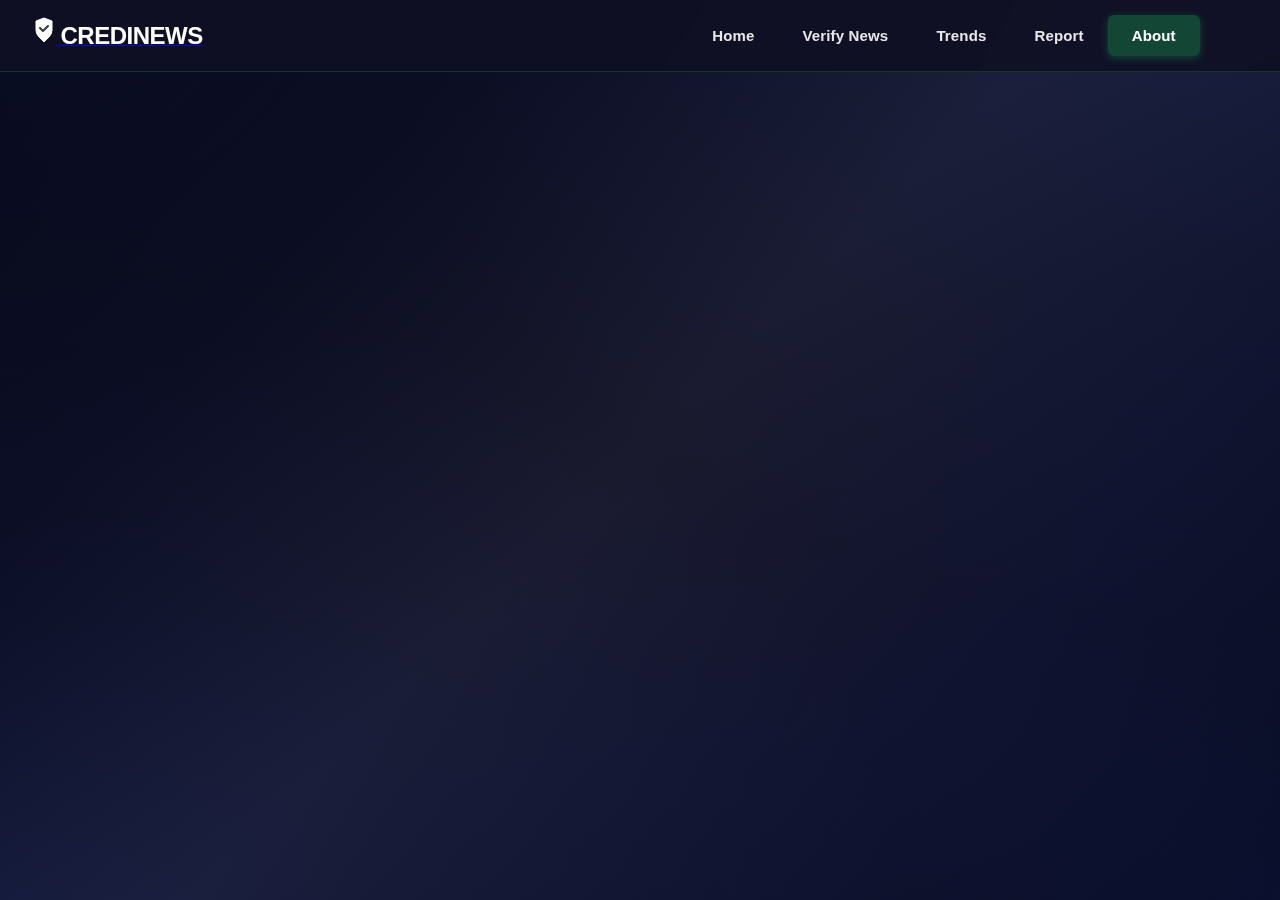
<file: about.html>
<!DOCTYPE html>
<html lang="en">
<head>
    <meta charset="UTF-8">
    <meta name="viewport" content="width=device-width, initial-scale=1.0">
    <title>About CrediNews</title>
    <link rel="stylesheet" href="styles.css">
    <link href="https://cdnjs.cloudflare.com/ajax/libs/font-awesome/6.0.0/css/all.min.css" rel="stylesheet">
</head>
<body>
    <!-- Navigation -->
    <nav class="navbar">
        <div class="nav-container">
            <div class="nav-brand">
                <a href="index.html" class="logo">
                    <svg width="24" height="28" viewBox="0 0 24 28" class="brand-logo">
                        <path d="M12 2 L20 5 L20 14 Q20 18 17 21 Q14 24 12 26 Q10 24 7 21 Q4 18 4 14 L4 5 Z"
                              fill="white" stroke="white" stroke-width="1"/>
                        <path d="M8 12 L11 15 L16 10" stroke="#2D3748" stroke-width="2" fill="none" stroke-linecap="round" stroke-linejoin="round"/>
                    </svg>
                    <span class="brand-text">CREDINEWS</span>
                </a>
            </div>
            <div class="nav-menu">
                <ul class="nav-links">
                    <li><a href="index.html" class="nav-link">Home</a></li>
                    <li><a href="verify-news.html" class="nav-link">Verify News</a></li>
                    <li><a href="trends.html" class="nav-link">Trends</a></li>
                    <li><a href="report.html" class="nav-link">Report</a></li>
                    <li><a href="about.html" class="nav-link active">About</a></li>
                </ul>
            </div>
        </div>
    </nav>

    <!-- Main Content -->
    <main class="main-content">
        <!-- About Header -->
        <section class="section" id="about">
            <div class="container">
                <div class="section-header">
                    <h2 class="section-title">About CrediNews</h2>
                    <div class="title-accent"></div>
                </div>
                <p class="lead-text">CrediNews is a trusted platform dedicated to fighting misinformation on social media. We help users analyze news links, headlines, and shared content to uncover truth and promote credible information.</p>
            </div>
        </section>

        <!-- Mission & Vision -->
        <section class="section">
            <div class="container">
                <div class="features-grid">
                    <div class="feature-card">
                        <div class="feature-icon"><i class="fas fa-shield-alt"></i></div>
                        <h3 class="feature-title">Our Mission</h3>
                        <p class="feature-description">Empower users to verify news quickly and confidently through transparent, AI-assisted analysis.</p>
                    </div>
                    <div class="feature-card">
                        <div class="feature-icon"><i class="fas fa-robot"></i></div>
                        <h3 class="feature-title">Smart Analysis</h3>
                        <p class="feature-description">We combine machine learning, credibility heuristics, and fact-check sources to evaluate content.</p>
                    </div>
                    <div class="feature-card">
                        <div class="feature-icon"><i class="fas fa-chart-line"></i></div>
                        <h3 class="feature-title">Credibility Score</h3>
                        <p class="feature-description">Receive a clear score and report with evidence, signals, and related fact-checks.</p>
                    </div>
                    <div class="feature-card">
                        <div class="feature-icon"><i class="fas fa-users"></i></div>
                        <h3 class="feature-title">Community Trust</h3>
                        <p class="feature-description">Promote a more informed digital community by sharing verified insights and reports.</p>
                    </div>
                </div>
            </div>
        </section>

        <!-- Introduction: What is CrediNews? -->
        <section class="section" id="what-is-credinews">
            <div class="container">
                <div class="section-header">
                    <i class="fas fa-bullseye section-icon"></i>
                    <h2 class="section-title">What is CrediNews?</h2>
                </div>
                <p class="lead-text">CrediNews is an information credibility platform that helps you quickly assess the trustworthiness of news shared online. It combines AI-assisted checks with transparent signals and sources.</p>
                <div class="features-grid">
                    <div class="feature-card">
                        <div class="feature-icon"><i class="fas fa-search"></i></div>
                        <h3 class="feature-title">Detect Signals</h3>
                        <p class="feature-description">Looks for language patterns, source quality, and cross-references.</p>
                    </div>
                    <div class="feature-card">
                        <div class="feature-icon"><i class="fas fa-link"></i></div>
                        <h3 class="feature-title">Verify Links & Posts</h3>
                        <p class="feature-description">Analyze URLs, headlines, and social posts in seconds.</p>
                    </div>
                    <div class="feature-card">
                        <div class="feature-icon"><i class="fas fa-scroll"></i></div>
                        <h3 class="feature-title">Explain Results</h3>
                        <p class="feature-description">Provides a credibility score with supporting evidence and sources.</p>
                    </div>
                </div>
            </div>
        </section>

        <!-- Contact -->
        <section class="section">
            <div class="container">
                <div class="section-header">
                    <h2 class="section-title">Contact & Support</h2>
                    <div class="title-accent"></div>
                </div>
                <div class="features-grid">
                    <div class="feature-card">
                        <div class="feature-icon"><i class="fas fa-envelope"></i></div>
                        <h3 class="feature-title">Email</h3>
                        <p class="feature-description">Reach us at <a href="mailto:support@credinews.app">support@credinews.app</a> for help or feedback.</p>
                    </div>
                    <div class="feature-card">
                        <div class="feature-icon"><i class="fas fa-question-circle"></i></div>
                        <h3 class="feature-title">FAQ</h3>
                        <p class="feature-description">Visit the FAQ for common questions about verification and results.</p>
                    </div>
                    <div class="feature-card">
                        <div class="feature-icon"><i class="fas fa-file-alt"></i></div>
                        <h3 class="feature-title">Reports</h3>
                        <p class="feature-description">Browse recent verification reports and analyses on the Reports page.</p>
                    </div>
                </div>
            </div>
        </section>
    </main>
</body>
</html>
</file>
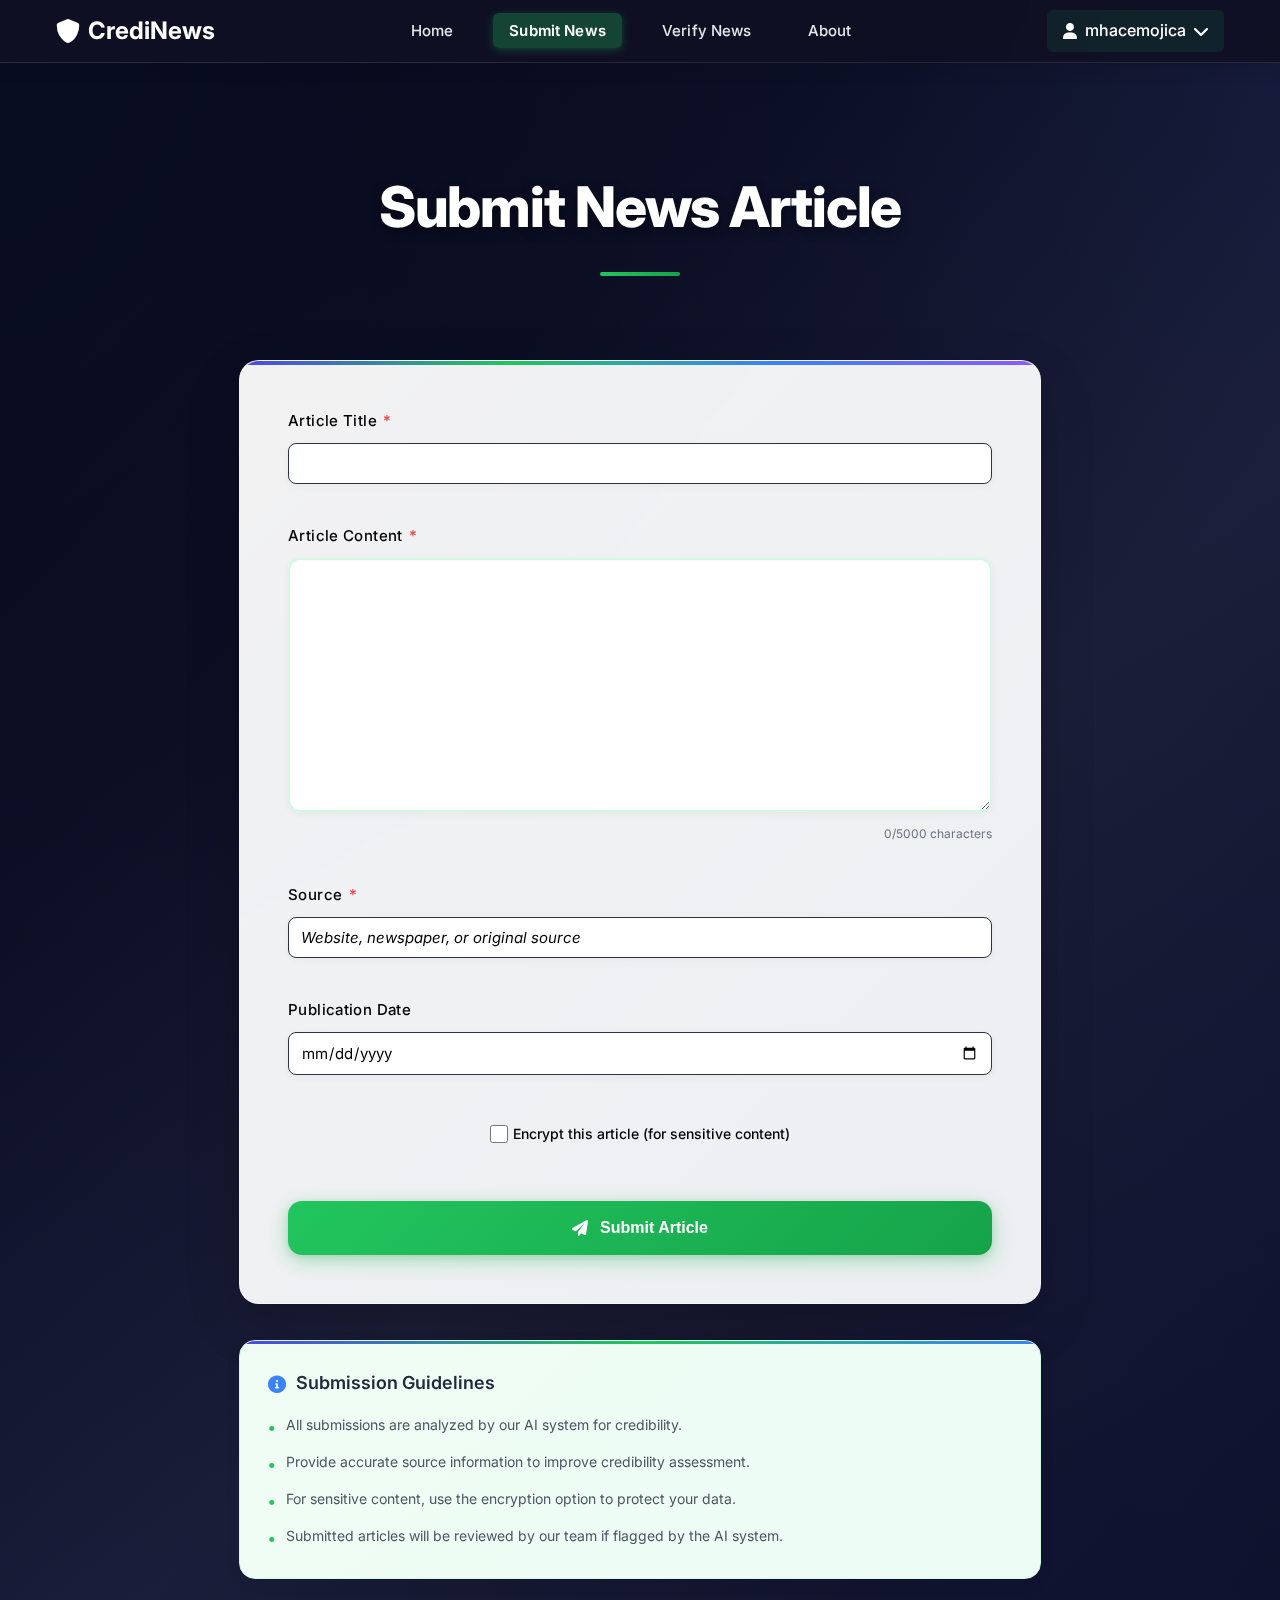
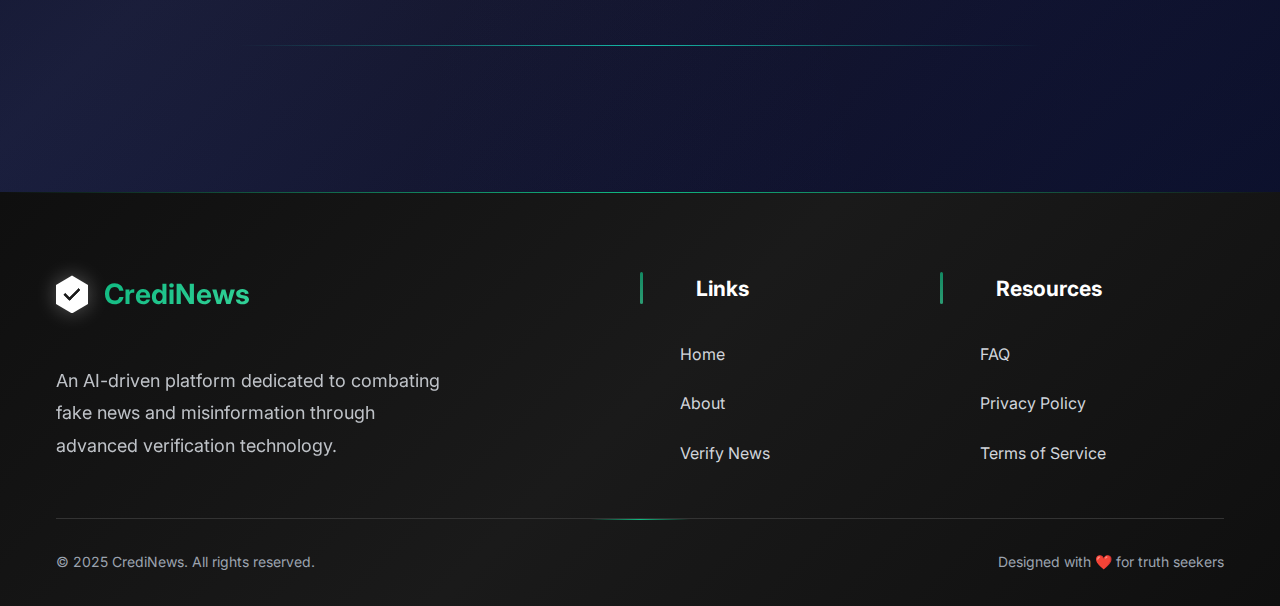
<file: submit-news.html>
<!DOCTYPE html>
<html lang="en">
<head>
    <meta charset="UTF-8">
    <meta name="viewport" content="width=device-width, initial-scale=1.0">
    <title>Submit News - CrediNews</title>
    <link rel="stylesheet" href="styles.css">
    <link href="https://fonts.googleapis.com/css2?family=Inter:wght@300;400;500;600;700&display=swap" rel="stylesheet">
    <link rel="stylesheet" href="https://cdnjs.cloudflare.com/ajax/libs/font-awesome/6.0.0/css/all.min.css">
</head>
<body class="submit-news-page">
    <!-- Navigation -->
    <nav class="navbar">
        <div class="container">
            <a href="index.html" class="logo">
                <i class="fas fa-shield-alt"></i>
                CrediNews
            </a>
            <ul class="nav-links">
                <li><a href="index.html" class="nav-link">Home</a></li>
                <li><a href="submit-news.html" class="nav-link active">Submit News</a></li>
                <li><a href="#" class="nav-link">Verify News</a></li>
                <li><a href="#" class="nav-link">About</a></li>
            </ul>
            <div class="user-menu">
                <i class="fas fa-user"></i>
                mhacemojica
                <i class="fas fa-chevron-down"></i>
            </div>
        </div>
    </nav>

    <!-- Main Content -->
    <main class="main-content">
        <div class="container">
            <div class="page-title-section">
                <h1 class="page-title">Submit News Article</h1>
                <div class="title-underline"></div>
            </div>

            <div class="submit-news-container">
                <div class="submit-news-card">
                    <form class="submit-form" id="submitForm">
                        <div class="form-group">
                            <label for="articleTitle" class="form-label" style="color: #000000 !important;">Article Title <span class="required">*</span></label>
                            <input type="text" id="articleTitle" name="articleTitle" class="form-input" required>
                        </div>

                        <div class="form-group">
                            <label for="articleContent" class="form-label" style="color: #000000 !important;">Article Content <span class="required">*</span></label>
                            <textarea id="articleContent" name="articleContent" class="form-textarea" rows="8" required></textarea>
                            <div class="character-count" id="characterCount">0/5000 characters</div>
                        </div>

                        <div class="form-group">
                            <label for="source" class="form-label" style="color: #000000 !important;">Source <span class="required">*</span></label>
                            <input type="text" id="source" name="source" class="form-input" placeholder="Website, newspaper, or original source" style="color: #000000 !important; --placeholder-color: #6b7280;" required>
                        </div>

                        <div class="form-group">
                            <label for="publicationDate" class="form-label" style="color: #000000 !important;">Publication Date</label>
                            <input type="date" id="publicationDate" name="publicationDate" class="form-input">
                        </div>

                        <div class="form-group checkbox-group">
                            <label class="checkbox-label">
                                <input type="checkbox" id="encrypt" name="encrypt" class="form-checkbox">
                                <span class="checkmark"></span>
                                Encrypt this article (for sensitive content)
                            </label>
                        </div>

                        <button type="submit" class="submit-btn">
                            <i class="fas fa-paper-plane"></i>
                            Submit Article
                        </button>
                    </form>
                </div>

                <div class="guidelines-card">
                    <div class="guidelines-header">
                        <i class="fas fa-info-circle"></i>
                        <h3>Submission Guidelines</h3>
                    </div>
                    <ul class="guidelines-list">
                        <li>All submissions are analyzed by our AI system for credibility.</li>
                        <li>Provide accurate source information to improve credibility assessment.</li>
                        <li>For sensitive content, use the encryption option to protect your data.</li>
                        <li>Submitted articles will be reviewed by our team if flagged by the AI system.</li>
                    </ul>
                </div>

                <!-- Divider -->
                <div class="section-divider"></div>
            </div>
        </div>
    </main>

    <!-- Footer -->
    <footer class="footer">
        <div class="container">
            <div class="footer-content">
                <div class="footer-left">
                    <div class="footer-logo">
                        <span class="logo-icon"></span>
                        <span class="logo-text">CrediNews</span>
                    </div>
                    <p class="footer-description">An AI-driven platform dedicated to combating fake news and misinformation through advanced verification technology.</p>
                </div>
                <div class="footer-right">
                    <div class="footer-column">
                        <h4>Links</h4>
                        <ul>
                            <li><a href="index.html">Home</a></li>
                            <li><a href="#">About</a></li>
                            <li><a href="#">Verify News</a></li>
                        </ul>
                    </div>
                    <div class="footer-column">
                        <h4>Resources</h4>
                        <ul>
                            <li><a href="#">FAQ</a></li>
                            <li><a href="#">Privacy Policy</a></li>
                            <li><a href="#">Terms of Service</a></li>
                        </ul>
                    </div>
                </div>
            </div>
            <div class="footer-bottom">
                <p>&copy; 2025 CrediNews. All rights reserved.</p>
                <p>Designed with ❤️ for truth seekers</p>
            </div>
        </div>
    </footer>

    <script src="submit-news.js"></script>
</body>
</html>
</file>
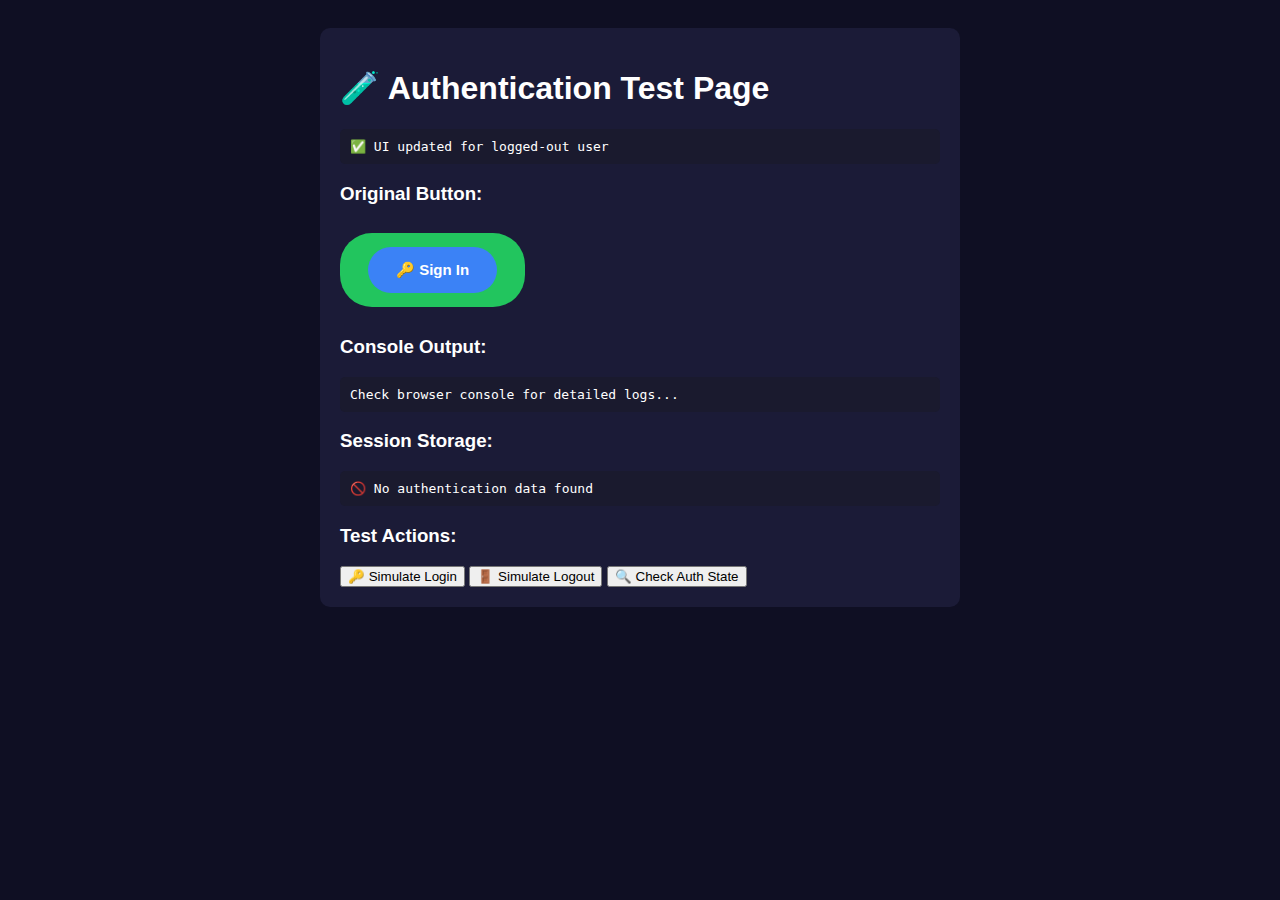
<file: test-auth.html>
<!DOCTYPE html>
<html lang="en">
<head>
    <meta charset="UTF-8">
    <meta name="viewport" content="width=device-width, initial-scale=1.0">
    <title>Auth Test - CrediNews</title>
    <style>
        body {
            font-family: Arial, sans-serif;
            padding: 20px;
            background: #0F0F23;
            color: white;
        }
        .test-container {
            max-width: 600px;
            margin: 0 auto;
            background: rgba(30, 30, 60, 0.8);
            padding: 20px;
            border-radius: 10px;
        }
        .verify-btn {
            background: #22C55E;
            color: white;
            border: none;
            padding: 14px 28px;
            border-radius: 32px;
            font-size: 15px;
            font-weight: 600;
            cursor: pointer;
            margin: 10px 0;
        }
        .login-link {
            background: #3B82F6;
            color: white;
            border: none;
            padding: 14px 28px;
            border-radius: 32px;
            font-size: 15px;
            font-weight: 600;
            cursor: pointer;
            text-decoration: none;
            display: inline-flex;
            align-items: center;
            gap: 8px;
        }
        .status {
            background: #1a1a2e;
            padding: 10px;
            border-radius: 5px;
            margin: 10px 0;
            font-family: monospace;
        }
    </style>
</head>
<body>
    <div class="test-container">
        <h1>🧪 Authentication Test Page</h1>
        
        <div class="status" id="status">
            Loading...
        </div>
        
        <h3>Original Button:</h3>
        <button class="verify-btn">
            Verify
        </button>
        
        <h3>Console Output:</h3>
        <div class="status" id="console-output">
            Check browser console for detailed logs...
        </div>
        
        <h3>Session Storage:</h3>
        <div class="status" id="session-data">
            Checking session storage...
        </div>
        
        <h3>Test Actions:</h3>
        <button onclick="testLogin()">🔑 Simulate Login</button>
        <button onclick="testLogout()">🚪 Simulate Logout</button>
        <button onclick="checkAuth()">🔍 Check Auth State</button>
    </div>

    <script>
        console.log('🧪 Test page loaded');
        
        // Test functions
        function testLogin() {
            const testUser = {
                email: 'test@example.com',
                displayName: 'Test User',
                uid: 'test123'
            };
            sessionStorage.setItem('authData', JSON.stringify(testUser));
            updateStatus('✅ Test login data stored');
            checkAuth();
        }
        
        function testLogout() {
            sessionStorage.removeItem('authData');
            updateStatus('🚪 Session data cleared');
            checkAuth();
        }
        
        function checkAuth() {
            const authData = sessionStorage.getItem('authData');
            const sessionDiv = document.getElementById('session-data');
            
            if (authData) {
                try {
                    const userData = JSON.parse(authData);
                    sessionDiv.innerHTML = `
                        <strong>✅ User Logged In:</strong><br>
                        Email: ${userData.email}<br>
                        Name: ${userData.displayName}<br>
                        UID: ${userData.uid}
                    `;
                    updateUIForLoggedInUser(userData);
                } catch (error) {
                    sessionDiv.innerHTML = `❌ Error parsing auth data: ${error.message}`;
                    updateUIForLoggedOutUser();
                }
            } else {
                sessionDiv.innerHTML = '🚫 No authentication data found';
                updateUIForLoggedOutUser();
            }
        }
        
        function updateStatus(message) {
            document.getElementById('status').innerHTML = message;
            console.log(message);
        }
        
        // Copy the auth functions from script.js
        function updateUIForLoggedInUser(userData) {
            console.log('👤 Updating UI for logged-in user:', userData);
            const verifyBtn = document.querySelector('.verify-btn');
            if (verifyBtn) {
                verifyBtn.innerHTML = `
                    <span style="color: white;">👤 ${userData.displayName || userData.email}</span>
                `;
                updateStatus('✅ UI updated for logged-in user');
            }
        }
        
        function updateUIForLoggedOutUser() {
            console.log('🚫 Updating UI for logged-out user');
            const verifyBtn = document.querySelector('.verify-btn');
            if (verifyBtn) {
                verifyBtn.innerHTML = `
                    <a href="login.html" class="login-link" style="color: white; text-decoration: none;">
                        🔑 Sign In
                    </a>
                `;
                updateStatus('✅ UI updated for logged-out user');
            }
        }
        
        // Initialize on page load
        document.addEventListener('DOMContentLoaded', function() {
            updateStatus('📄 DOM loaded, checking authentication...');
            checkAuth();
        });
    </script>
</body>
</html>
</file>
<file: styles.css>
/* CSS Variables for Dark NFT Theme */
:root {
  /* Dark NFT Theme Colors */
  --primary-color: #22C55E;
    --secondary-color: #16A34A;
  --background-color: #0F0F23;
  --surface-color: rgba(30, 30, 60, 0.8);
  --card-background: rgba(30, 30, 60, 0.6);
  --text-primary: #FFFFFF;
  --text-secondary: #B8B8D1;
  --text-muted: #8B8BA7;
  --border-color: rgba(34, 197, 94, 0.2);
  --shadow: 0 4px 6px -1px rgba(0, 0, 0, 0.3), 0 2px 4px -1px rgba(0, 0, 0, 0.2);
  --shadow-lg: 0 20px 25px -5px rgba(0, 0, 0, 0.4), 0 10px 10px -5px rgba(0, 0, 0, 0.2);
  
  /* Alert Colors */
  --alert-danger: #EF4444;
  --alert-warning: #F59E0B;
  --alert-success: #10B981;
  --alert-info: #3B82F6;
}



[data-theme="dark"] {
  /* Dark Theme Colors */
  --primary-color: #3B82F6;
  --secondary-color: #22C55E;
  --background-color: transparent;
  --surface-color: rgba(31, 41, 55, 0.8);
  --text-primary: #F9FAFB;
  --text-secondary: #D1D5DB;
  --text-muted: #9CA3AF;
  --border-color: rgba(55, 65, 81, 0.6);
  --shadow: 0 1px 3px 0 rgba(0, 0, 0, 0.3), 0 1px 2px 0 rgba(0, 0, 0, 0.2);
  --shadow-lg: 0 10px 15px -3px rgba(0, 0, 0, 0.3), 0 4px 6px -2px rgba(0, 0, 0, 0.2);
  
  /* Alert Colors for Dark Theme */
  --alert-danger: #EF4444;
  --alert-warning: #F59E0B;
  --alert-success: #10B981;
  --alert-info: #3B82F6;
}



/* Base Styles */
* {
  margin: 0;
  padding: 0;
  box-sizing: border-box;
  max-width: 100%;
}

html {
  overflow-x: hidden;
  background: #050510;
  width: 100%;
}

body {
  font-family: 'Inter', -apple-system, BlinkMacSystemFont, 'Segoe UI', Roboto, sans-serif;
  background: 
    radial-gradient(ellipse at top left, rgba(30, 58, 138, 0.15) 0%, transparent 50%),
    radial-gradient(ellipse at top right, rgba(37, 99, 235, 0.1) 0%, transparent 50%),
    radial-gradient(ellipse at bottom left, rgba(29, 78, 216, 0.12) 0%, transparent 50%),
    radial-gradient(ellipse at bottom right, rgba(30, 64, 175, 0.18) 0%, transparent 50%),
    linear-gradient(135deg, #050510 0%, #0a0a1a 25%, #1a1a2e 50%, #0f0f23 75%, #050510 100%);
  background-attachment: fixed;
  background-repeat: no-repeat;
  background-size: cover;
  color: var(--text-primary);
  line-height: 1.6;
  transition: background-color 0.3s ease, color 0.3s ease;
  min-height: 100vh;
  display: flex;
  flex-direction: column;
  overflow-x: hidden;
}



.container {
  max-width: 1200px;
  margin: 0 auto;
  padding: 0 16px;
}

/* Navigation */
.navbar {
  background: rgba(15, 15, 35, 0.9);
  backdrop-filter: blur(20px);
  border-bottom: 1px solid var(--border-color);
  position: sticky;
  top: 0;
  z-index: 1000;
  transition: all 0.3s ease;
  width: 100%;
  overflow-x: hidden;
}

.nav-container {
  max-width: 1400px;
  margin: 0 auto;
  padding: 16px 32px;
  display: flex;
  align-items: center;
  justify-content: space-between;
  width: 100%;
  box-sizing: border-box;
  overflow: visible;
}

.nav-brand {
  flex: 1;
  display: flex;
  align-items: center;
  gap: 8px;
}

.brand-logo {
  flex-shrink: 0;
}

.brand-text {
  font-size: 24px;
  font-weight: 800;
  color: var(--text-primary);
  text-decoration: none;
  letter-spacing: -0.02em;
}

.nav-menu {
  flex: 1;
  display: flex;
  justify-content: center;
}

.nav-links {
  display: flex;
  list-style: none;
  margin: 0;
  padding: 0;
  gap: 0;
  align-items: center;
}

.nav-link {
  color: rgba(255, 255, 255, 0.9);
  text-decoration: none;
  font-weight: 600;
  font-size: 15px;
  padding: 12px 24px;
  border-radius: 6px;
  transition: all 0.3s cubic-bezier(0.4, 0, 0.2, 1);
  position: relative;
  letter-spacing: 0.01em;
  white-space: nowrap;
  flex: 1;
  text-align: center;
}

.nav-link:hover {
  color: white;
  background: rgba(34, 197, 94, 0.2);
  transform: scale(1.02);
}

.nav-link.active {
  color: white;
  background: rgba(34, 197, 94, 0.3);
  font-weight: 700;
  box-shadow: 0 2px 8px rgba(34, 197, 94, 0.3);
}

.nav-center {
  flex: 2;
  display: flex;
  justify-content: center;
}

.search-container {
  position: relative;
  width: 100%;
  max-width: 280px;
}

.search-input {
  width: 100%;
  padding: 10px 12px 10px 36px;
  background: rgba(30, 30, 60, 0.6);
  border: 1px solid var(--border-color);
  border-radius: 24px;
  color: var(--text-primary);
  font-size: 14px;
  backdrop-filter: blur(10px);
  transition: all 0.3s ease;
}

.search-input::placeholder {
  color: var(--text-muted);
  opacity: 0.8;
}

.search-input:focus {
  outline: none;
  border-color: var(--primary-color);
  background: rgba(30, 30, 60, 0.8);
  box-shadow: 0 0 0 3px rgba(139, 92, 246, 0.1);
}

.search-icon {
  position: absolute;
  left: 12px;
  top: 50%;
  transform: translateY(-50%);
  color: var(--text-muted);
  font-size: 13px;
}

.nav-controls {
  flex: 1;
  display: flex;
  align-items: center;
  justify-content: flex-end;
  gap: 16px;
  padding-right: 8px;
}

.auth-buttons {
  display: flex;
  align-items: center;
  gap: 8px;
}

.nav-controls .auth-buttons .login-btn, 
.nav-controls .auth-buttons .signup-btn {
  display: flex !important;
  place-items: center !important;
  gap: 6px !important;
  padding: 10px 16px !important;
  text-decoration: none !important;
  border-radius: 6px !important;
  font-weight: 500 !important;
  transition: all 0.3s ease !important;
  font-size: 14px !important;
  border: 1px solid !important;
  background: none !important;
  box-shadow: none !important;
  backdrop-filter: none !important;
  overflow: visible !important;
  position: static !important;
  height: auto !important;
  line-height: 1 !important;
}

.nav-controls .auth-buttons .login-btn {
  color: var(--primary-color) !important;
  border-color: var(--primary-color) !important;
  background: transparent !important;
}

.nav-controls .auth-buttons .login-btn:hover {
  background: var(--primary-color) !important;
  color: white !important;
  transform: translateY(-1px) !important;
}

.nav-controls .auth-buttons .signup-btn {
  background: var(--primary-color) !important;
  color: white !important;
  border-color: var(--primary-color) !important;
}

.nav-controls .auth-buttons .signup-btn:hover {
  background: var(--primary-dark) !important;
  border-color: var(--primary-dark) !important;
  transform: translateY(-1px) !important;
}

/* Override for navbar auth buttons - ultra specific selector */
nav.navbar .nav-controls .auth-buttons .login-btn,
nav.navbar .nav-controls .auth-buttons .signup-btn {
  all: unset !important;
  display: flex !important;
  align-items: center !important;
  gap: 6px !important;
  padding: 10px 16px !important;
  font-size: 14px !important;
  font-weight: 500 !important;
  border-radius: 6px !important;
  border: 1px solid !important;
  text-decoration: none !important;
  cursor: pointer !important;
  transition: all 0.3s ease !important;
  box-sizing: border-box !important;
  position: static !important;
  overflow: visible !important;
  transform: none !important;
  box-shadow: none !important;
  backdrop-filter: none !important;
}

nav.navbar .nav-controls .auth-buttons .login-btn::before,
nav.navbar .nav-controls .auth-buttons .signup-btn::before,
nav.navbar .nav-controls .auth-buttons .login-btn::after,
nav.navbar .nav-controls .auth-buttons .signup-btn::after {
  display: none !important;
  content: none !important;
  background: none !important;
}

nav.navbar .nav-controls .auth-buttons .login-btn,
nav.navbar .nav-controls .auth-buttons .signup-btn {
  
  background: none !important;
  background-image: none !important;
  background-gradient: none !important;
  box-shadow: none !important;
  border-radius: 4px !important;
  border: 1px solid #119982 !important;
  transform: none !important;
  transition: none !important;
  backdrop-filter: none !important;
  
  
  padding: 8px 16px !important;
  font-size: 14px !important;
  color: #119982 !important;
  text-decoration: none !important;
  display: inline-flex !important;
  align-items: center !important;
  gap: 6px !important;
}

nav.navbar .nav-controls .auth-buttons .login-btn:hover,
nav.navbar .nav-controls .auth-buttons .signup-btn:hover {
  background: #119982 !important;
  color: white !important;
  transform: none !important;
  box-shadow: none !important;
  backdrop-filter: none !important;
}

nav.navbar .nav-controls .auth-buttons .login-btn {
  color: var(--primary-color) !important;
  border-color: var(--primary-color) !important;
  background: transparent !important;
}

nav.navbar .nav-controls .auth-buttons .signup-btn {
  background: var(--primary-color) !important;
  color: white !important;
  border-color: var(--primary-color) !important;
}

/* These hover styles are overridden by the comprehensive rules above */

/* Login Button */
.login-btn {
  background: linear-gradient(135deg, #667eea 0%, #764ba2 100%);
  color: white;
  text-decoration: none;
  padding: 14px 28px;
  border-radius: 50px;
  font-size: 15px;
  font-weight: 600;
  cursor: pointer;
  transition: all 0.4s cubic-bezier(0.175, 0.885, 0.32, 1.275);
  box-shadow: 0 8px 30px rgba(102, 126, 234, 0.3);
  display: flex;
  align-items: center;
  gap: 10px;
  position: relative;
  overflow: hidden;
  border: 2px solid transparent;
  backdrop-filter: blur(10px);
}

/* Completely disable all pseudo-elements for login button */
.login-btn::before,
.login-btn::after {
  display: none !important;
  content: none !important;
  background: none !important;
}

.login-btn:hover {
  transform: translateY(-3px) scale(1.05);
  box-shadow: 0 15px 40px rgba(102, 126, 234, 0.5);
  text-decoration: none;
  color: white;
  border-color: rgba(255, 255, 255, 0.3);
}

.login-btn:active {
  transform: translateY(-1px) scale(1.02);
}

.login-btn i {
  font-size: 16px;
  transition: transform 0.3s ease;
}

.login-btn:hover i {
  transform: rotate(5deg) scale(1.1);
}

/* Sign Up Button */
.signup-btn {
  background: linear-gradient(135deg, #11998e 0%, #38ef7d 100%);
  color: white;
  text-decoration: none;
  padding: 14px 28px;
  border-radius: 50px;
  font-size: 15px;
  font-weight: 600;
  cursor: pointer;
  transition: all 0.4s cubic-bezier(0.175, 0.885, 0.32, 1.275);
  box-shadow: 0 8px 30px rgba(17, 153, 142, 0.3);
  display: flex;
  align-items: center;
  gap: 10px;
  position: relative;
  overflow: hidden;
  border: 2px solid transparent;
  backdrop-filter: blur(10px);
}

.signup-btn::before,
.signup-btn::after {
  display: none !important;
  content: none !important;
  background: none !important;
}

.login-btn,
.signup-btn {
  position: relative !important;
  overflow: hidden !important;
  isolation: isolate !important;
}

.login-btn *,
.signup-btn *,
.login-btn::before,
.login-btn::after,
.signup-btn::before,
.signup-btn::after {
  display: none !important;
  content: none !important;
  background: none !important;
  box-shadow: none !important;
  opacity: 0 !important;
  visibility: hidden !important;
}

.login-btn:hover::before,
.login-btn:hover::after,
.signup-btn:hover::before,
.signup-btn:hover::after,
.login-btn:focus::before,
.login-btn:focus::after,
.signup-btn:focus::before,
.signup-btn:focus::after,
.login-btn:active::before,
.login-btn:active::after,
.signup-btn:active::before,
.signup-btn:active::after {
  display: none !important;
  content: none !important;
  background: none !important;
  opacity: 0 !important;
  visibility: hidden !important;
}

.signup-btn:hover {
  transform: translateY(-3px) scale(1.05);
  box-shadow: 0 15px 40px rgba(17, 153, 142, 0.5);
  text-decoration: none;
  color: white;
  border-color: rgba(255, 255, 255, 0.3);
}

.signup-btn:active {
  transform: translateY(-1px) scale(1.02);
}

.signup-btn i {
  font-size: 16px;
  transition: transform 0.3s ease;
}

.signup-btn:hover i {
  transform: rotate(-5deg) scale(1.1);
}

/* User Account Dropdown Styles */
.user-account-container {
  position: relative;
  display: inline-block;
}

.user-account-btn {
  background: linear-gradient(135deg, #22C55E, #16A34A);
  color: white;
  border: none;
  padding: 14px 20px;
  border-radius: 32px;
  font-size: 15px;
  font-weight: 600;
  cursor: pointer;
  transition: all 0.3s ease;
  box-shadow: 0 4px 15px rgba(34, 197, 94, 0.2);
  display: flex;
  align-items: center;
  gap: 8px;
  min-width: 160px;
  position: relative;
  z-index: 2;
  user-select: none;
}

.user-account-btn:hover {
  transform: translateY(-2px);
  box-shadow: 0 8px 25px rgba(34, 197, 94, 0.4);
}

/* Prevent flicker: when dropdown is open, lock button position */
.user-account-btn.open,
.user-account-btn.open:hover {
  transform: none;
  box-shadow: 0 4px 15px rgba(34, 197, 94, 0.2);
}

.user-account-btn .fas.fa-user-circle {
  font-size: 18px;
}

.user-name {
  flex: 1;
  text-align: left;
  max-width: 120px;
  overflow: hidden;
  text-overflow: ellipsis;
  white-space: nowrap;
}

.dropdown-arrow {
  font-size: 12px;
  transition: transform 0.3s ease;
}

.user-account-container.show .dropdown-arrow {
  transform: rotate(180deg);
}

/* Arrow hover UX: pointer cursor and rotation state */
.user-account-btn .fa-chevron-down {
  cursor: pointer;
  transition: transform 0.2s ease;
}
.user-account-btn .fa-chevron-down.rotated {
  transform: rotate(180deg);
}

.user-dropdown {
  position: absolute;
  top: 100%;
  right: 0;
  background: rgba(15, 15, 35, 0.96);
  backdrop-filter: blur(20px);
  border: 1px solid var(--border-color);
  border-radius: 14px;
  box-shadow: 0 10px 24px rgba(0, 0, 0, 0.40);
  min-width: 280px !important;  /* ⬅️ make wider */
  width: 280px !important;      /* ⬅️ force width */
  padding: 10px !important; 
  visibility: hidden;
  opacity: 0;
  pointer-events: none;
  transform: translateY(-10px);
  transition: all 0.2s ease;
  z-index: 999;
}

.user-dropdown::after {
  content: '';
  position: absolute;
  top: -6px;
  left: var(--notch-left, 20px);
  width: 12px;
  height: 12px;
  background: inherit;
  transform: rotate(45deg);
  border-top: 1px solid var(--border-color);
  border-left: 1px solid var(--border-color);
  box-shadow: -2px -2px 8px rgba(0, 0, 0, 0.18);
}

.user-dropdown.show {
  opacity: 1;
  visibility: visible;
  transform: translateY(0);
  display: block;
  pointer-events: auto;
  transform: translateY(0);
}

.dropdown-header {
  padding: 20px;
  border-bottom: 1px solid var(--border-color);
}

.user-info {
  display: flex;
  align-items: center;
  gap: 12px;
}

.user-avatar {
  width: 48px;
  height: 48px;
  border-radius: 50%;
  background: linear-gradient(135deg, #22C55E, #16A34A);
  display: flex;
  align-items: center;
  justify-content: center;
  color: white;
  font-size: 24px;
}

.user-details {
  flex: 1;
}

.user-display-name {
  font-size: 16px;
  font-weight: 600;
  color: var(--text-primary);
  margin-bottom: 4px;
}

.user-email {
  font-size: 14px;
  color: var(--text-secondary);
}

.dropdown-menu {
  padding: 8px 0;
}

.dropdown-item {
  display: flex;
  align-items: center;
  gap: 8px;
  padding: 8px 8px 8px 10px; /* tighter right padding */
  color: var(--text-secondary);
  text-decoration: none;
  font-size: 13px;
  font-weight: 500;
  transition: background 0.15s ease, color 0.15s ease;
  border: none;
  background: none;
  width: 100%;
  text-align: left;
  cursor: pointer;
  border-radius: 10px;
}

.dropdown-item:hover {
  background: rgba(255, 255, 255, 0.06);
  color: var(--text-primary);
}

.dropdown-item i {
  width: 14px;
  text-align: center;
  font-size: 13px;
}

.dropdown-item.logout-item {
  color: var(--alert-danger);
  font-weight: 600;
}

.dropdown-item.logout-item i {
  color: var(--alert-danger);
}

.dropdown-item.logout-item:hover {
  background: rgba(239, 68, 68, 0.12);
  color: var(--alert-danger);
  box-shadow: inset 0 0 0 1px rgba(239, 68, 68, 0.25);
}


.dropdown-divider {
  height: 1px;
  background: var(--border-color);
  margin: 8px 0;
}

/* --- FIX DROPDOWN FLICKER --- */
.user-account-container:hover .user-dropdown,
.user-account-container:focus-within .user-dropdown {
  opacity: 1;
  visibility: visible;
  transform: translateY(0);
  pointer-events: auto;
}

.user-account-container:hover .dropdown-arrow,
.user-account-container:focus-within .dropdown-arrow {
  transform: rotate(180deg);
}

/* Prevent flicker caused by transition overlap */
.user-dropdown {
  transition: opacity 0.2s ease, transform 0.2s ease, visibility 0s linear 0s;
  z-index: 9999;
}

/* Optional: makes dropdown stay solid (not transparent flicker) */
.user-dropdown,
.user-dropdown::after {
  background-color: rgba(15, 15, 35, 0.98);
}

/* Keep smooth open/close without blinking */
.user-account-container {
  position: relative;
  display: inline-block;
}


/* Login Link Styles (for logged-out users) */
.login-link {
  background: linear-gradient(135deg, #3B82F6, #2563EB);
  color: white;
  border: none;
  padding: 14px 28px;
  border-radius: 32px;
  font-size: 15px;
  font-weight: 600;
  cursor: pointer;
  transition: all 0.3s ease;
  box-shadow: 0 4px 15px rgba(59, 130, 246, 0.2);
  text-decoration: none;
  display: flex;
  align-items: center;
  gap: 8px;
}

.login-link:hover {
  transform: translateY(-2px);
  box-shadow: 0 8px 25px rgba(59, 130, 246, 0.4);
  text-decoration: none;
  color: white;
}

.theme-toggle {
  background: linear-gradient(135deg, rgba(30, 30, 60, 0.8), rgba(50, 50, 80, 0.9));
  border: 2px solid rgba(255, 255, 255, 0.1);
  color: var(--text-secondary);
  padding: 14px;
  border-radius: 50px;
  cursor: pointer;
  transition: all 0.4s cubic-bezier(0.175, 0.885, 0.32, 1.275);
  backdrop-filter: blur(15px);
  box-shadow: 0 8px 25px rgba(0, 0, 0, 0.2);
  position: relative;
  overflow: hidden;
}

.theme-toggle::before {
  content: '';
  position: absolute;
  top: 0;
  left: -100%;
  width: 100%;
  height: 100%;
  background: linear-gradient(90deg, transparent, rgba(255, 255, 255, 0.1), transparent);
  transition: left 0.5s;
}

.theme-toggle:hover::before {
  left: 100%;
}

.theme-toggle:hover {
  background: linear-gradient(135deg, rgba(50, 50, 80, 0.9), rgba(70, 70, 100, 1));
  color: var(--primary-color);
  transform: translateY(-3px) scale(1.05);
  box-shadow: 0 15px 35px rgba(0, 0, 0, 0.3);
  border-color: rgba(255, 255, 255, 0.2);
}

.theme-toggle:active {
  transform: translateY(-1px) scale(1.02);
}

.theme-toggle i {
  font-size: 16px;
  transition: transform 0.3s ease;
}

.theme-toggle:hover i {
  transform: rotate(180deg) scale(1.1);
}

/* Main Content */
.main-content {
  flex: 1;
  margin-bottom: 60px;
}

/* Hero Section */
.hero-section {
  min-height: 90vh;
  display: flex;
  align-items: center;
  padding: 32px;
}

.hero-container {
  max-width: 800px;
  margin: 0 auto;
  display: flex;
  flex-direction: column;
  align-items: center;
  justify-content: center;
  text-align: center;
}

.hero-left {
  text-align: center;
}

.hero-title {
  font-size: 64px;
  font-weight: 800;
  color: var(--text-primary);
  margin-bottom: 24px;
  line-height: 1.1;
  text-transform: uppercase;
  letter-spacing: -0.02em;
}

.hero-subtitle {
  font-size: 18px;
  color: var(--text-secondary);
  margin-bottom: 32px;
  line-height: 1.6;
  opacity: 0.8;
}

.hero-buttons {
  display: flex;
  gap: 16px;
  margin-bottom: 48px;
  flex-wrap: wrap;
  justify-content: center;
}

.stats-row {
  display: flex;
  gap: 32px;
  margin-top: 32px;
  justify-content: center;
}

.stat-item {
  display: flex;
  flex-direction: column;
}

.stat-value {
  font-size: 24px;
  font-weight: 700;
  color: var(--text-primary);
}

.stat-label {
  font-size: 14px;
  color: var(--text-muted);
  text-transform: uppercase;
  letter-spacing: 0.05em;
}

.hero-right {
  display: flex;
  justify-content: center;
  align-items: center;
}



.featured-nft {
  background: var(--card-background);
  border-radius: 24px;
  padding: 24px;
  backdrop-filter: blur(20px);
  border: 1px solid var(--border-color);
  box-shadow: var(--shadow-lg);
  max-width: 350px;
}

.nft-image {
  margin-bottom: 16px;
}

.nft-placeholder {
  width: 100%;
  height: 300px;
  background: linear-gradient(135deg, var(--primary-color), var(--secondary-color));
  border-radius: 16px;
  position: relative;
  overflow: hidden;
}

.nft-placeholder::before {
  content: '';
  position: absolute;
  top: 0;
  left: 0;
  right: 0;
  bottom: 0;
  background: radial-gradient(circle at 30% 30%, rgba(255,255,255,0.3) 0%, transparent 50%);
}

.nft-info h3 {
  font-size: 20px;
  font-weight: 600;
  color: var(--text-primary);
  margin-bottom: 16px;
}

.nft-stats {
  display: flex;
  justify-content: space-between;
}

.nft-stat {
  display: flex;
  flex-direction: column;
  align-items: center;
  padding: 12px;
  background: rgba(34, 197, 94, 0.1);
  border-radius: 12px;
  border: 1px solid var(--border-color);
  flex: 1;
  margin: 0 4px;
}

.nft-stat .label {
  font-size: 13px;
  color: var(--text-muted);
  text-transform: uppercase;
  letter-spacing: 0.05em;
}

.nft-stat .value {
  font-size: 18px;
  font-weight: 600;
  color: var(--text-primary);
  margin-top: 4px;
}

/* Popular Section */
.popular-section {
  padding: 64px 32px;
}

.section-title {
  font-size: 32px;
  font-weight: 700;
  color: var(--text-primary);
  margin-bottom: 32px;
  text-align: left;
}

.popular-grid {
  display: grid;
  grid-template-columns: repeat(auto-fit, minmax(200px, 1fr));
  gap: 24px;
  max-width: 1200px;
}

/* Statistics Section */
.statistics-section {
  padding: 64px 32px;
  background: transparent;
}

.stats-grid {
  display: grid;
  grid-template-columns: repeat(3, 1fr);
  gap: 32px;
  max-width: 1200px;
  margin: 0 auto;
}

.stat-box {
  background: rgba(255, 255, 255, 0.03);
  border: 1px solid rgba(255, 255, 255, 0.08);
  border-radius: 20px;
  padding: 48px 32px;
  transition: all 0.3s ease;
  backdrop-filter: blur(20px);
  display: flex;
  flex-direction: column;
  align-items: center;
  text-align: center;
  position: relative;
  overflow: hidden;
  box-shadow: var(--shadow);
}

.stat-box::before {
  content: '';
  position: absolute;
  top: 0;
  left: 0;
  right: 0;
  bottom: 0;
  background: linear-gradient(135deg, rgba(255, 255, 255, 0.02) 0%, rgba(255, 255, 255, 0.01) 100%);
  pointer-events: none;
}

.stat-box:hover {
  transform: translateY(-8px);
  box-shadow: 0 25px 50px rgba(0, 0, 0, 0.2);
  border-color: rgba(255, 255, 255, 0.15);
}

.stat-icon {
  width: 80px;
  height: 80px;
  border-radius: 50%;
  display: flex;
  align-items: center;
  justify-content: center;
  font-size: 32px;
  margin-bottom: 24px;
  position: relative;
  z-index: 1;
  flex-shrink: 0;
}

.stat-box:nth-child(1) .stat-icon {
  background: linear-gradient(135deg, #3b82f6, #1d4ed8);
  color: white;
  box-shadow: 0 8px 32px rgba(59, 130, 246, 0.3);
}

.stat-box:nth-child(2) .stat-icon {
  background: linear-gradient(135deg, #10b981, #059669);
  color: white;
  box-shadow: 0 8px 32px rgba(16, 185, 129, 0.3);
}

.stat-box:nth-child(3) .stat-icon {
  background: linear-gradient(135deg, #ef4444, #dc2626);
  color: white;
  box-shadow: 0 8px 32px rgba(239, 68, 68, 0.3);
}

.stat-content {
  position: relative;
  z-index: 1;
}

.stat-number {
  font-size: 48px;
  font-weight: 800;
  color: var(--text-primary);
  line-height: 1;
  margin-bottom: 12px;
  letter-spacing: -0.02em;
}

.stat-label {
  font-size: 18px;
  color: var(--text-secondary);
  font-weight: 500;
  opacity: 0.8;
}

.news-card {
  background: var(--card-background);
  border-radius: 16px;
  padding: 16px;
  backdrop-filter: blur(20px);
  border: 1px solid var(--border-color);
  transition: all 0.3s ease;
  cursor: pointer;
}

.news-card:hover {
  transform: translateY(-5px);
  box-shadow: var(--shadow-lg);
}

.news-card.featured {
  grid-row: span 2;
}

.card-image {
  width: 100%;
  height: 150px;
  border-radius: 12px;
  margin-bottom: 16px;
  position: relative;
  overflow: hidden;
}

.card-image.green {
    background: linear-gradient(135deg, #22C55E, #16A34A);
}

.card-image.pink {
  background: linear-gradient(135deg, #EC4899, #F472B6);
}

.card-image.blue {
  background: linear-gradient(135deg, #3B82F6, #60A5FA);
}

.card-image.orange {
  background: linear-gradient(135deg, #F97316, #FB923C);
}

.card-image.teal {
  background: linear-gradient(135deg, #14B8A6, #5EEAD4);
}

.featured .card-image {
  height: 250px;
}

.card-content h4 {
  font-size: 16px;
  font-weight: 600;
  color: var(--text-primary);
  margin-bottom: 12px;
  line-height: 1.3;
}

.card-stats {
  display: flex;
  justify-content: space-between;
  align-items: center;
}

.credibility-score {
  font-size: 14px;
  font-weight: 600;
  color: var(--primary-color);
}

.verification-badge {
  font-size: 13px;
  padding: 4px 8px;
  border-radius: 8px;
  background: rgba(34, 197, 94, 0.1);
  color: var(--text-secondary);
  border: 1px solid var(--border-color);
}

.latest-news-section {
    padding: 80px 0;
    background: linear-gradient(135deg, rgba(59, 130, 246, 0.03) 0%, rgba(37, 99, 235, 0.05) 100%);
    backdrop-filter: blur(20px);
    border-top: 1px solid rgba(59, 130, 246, 0.1);
    border-bottom: 1px solid rgba(59, 130, 246, 0.1);
    position: relative;
}

.latest-news-section::before {
    content: '';
    position: absolute;
    top: 0;
    left: 0;
    right: 0;
    bottom: 0;
    background: radial-gradient(ellipse at center, rgba(59, 130, 246, 0.02) 0%, transparent 70%);
    pointer-events: none;
}

.latest-news-section .section-title {
    text-align: center;
    margin-bottom: 50px;
    font-size: 40px;
    font-weight: 700;
    background: linear-gradient(135deg, #ffffff 0%, #e2e8f0 100%);
    -webkit-background-clip: text;
    -webkit-text-fill-color: transparent;
    background-clip: text;
}

.news-grid {
    display: grid;
    grid-template-columns: repeat(auto-fit, minmax(280px, 1fr));
    gap: 24px;
    margin-top: 40px;
    max-width: 1200px;
    margin-left: auto;
    margin-right: auto;
}

.news-item {
    background: rgba(255, 255, 255, 0.08);
    backdrop-filter: blur(15px);
    border: 1px solid rgba(255, 255, 255, 0.15);
    border-radius: 20px;
    padding: 24px;
    transition: all 0.4s cubic-bezier(0.4, 0, 0.2, 1);
    display: flex;
    flex-direction: column;
    gap: 16px;
    position: relative;
    overflow: hidden;
}

.news-item::before {
    content: '';
    position: absolute;
    top: 0;
    left: 0;
    right: 0;
    height: 2px;
    background: linear-gradient(90deg, #1877f2 0%, #42a5f5 100%);
    opacity: 0;
    transition: opacity 0.3s ease;
}

.news-item:hover {
    transform: translateY(-8px);
    box-shadow: 0 25px 50px rgba(0, 0, 0, 0.4);
    background: rgba(255, 255, 255, 0.12);
    border-color: rgba(24, 119, 242, 0.3);
}

.news-item:hover::before {
    opacity: 1;
}

.news-thumbnail {
    width: 100%;
    height: 180px;
    border-radius: 16px;
    overflow: hidden;
    position: relative;
    margin-bottom: 16px;
}

.thumbnail-placeholder {
    width: 100%;
    height: 100%;
    border-radius: 16px;
    background: linear-gradient(135deg, #1877f2 0%, #42a5f5 100%);
    position: relative;
    display: flex;
    align-items: center;
    justify-content: center;
}

.thumbnail-placeholder.climate {
    background: linear-gradient(135deg, #1877f2 0%, #4267b2 100%);
}

.thumbnail-placeholder.tech {
    background: linear-gradient(135deg, #1877f2 0%, #42a5f5 100%);
}

.thumbnail-placeholder.health {
    background: linear-gradient(135deg, #1877f2 0%, #5890ff 100%);
}

.thumbnail-placeholder.economy {
    background: linear-gradient(135deg, #4267b2 0%, #1877f2 100%);
}

.thumbnail-placeholder.politics {
    background: linear-gradient(135deg, #42a5f5 0%, #1877f2 100%);
}

.thumbnail-placeholder.science {
    background: linear-gradient(135deg, #5890ff 0%, #4267b2 100%);
}

.thumbnail-placeholder::before {
    content: '\f09a';
    font-family: 'Font Awesome 5 Brands';
    font-size: 32px;
    color: rgba(255, 255, 255, 0.9);
    text-shadow: 0 2px 4px rgba(0, 0, 0, 0.3);
}

.news-content {
    flex: 1;
    display: flex;
    flex-direction: column;
    gap: 12px;
}

.news-headline {
    font-size: 18px;
    font-weight: 600;
    color: #ffffff;
    margin: 0;
    line-height: 1.4;
    display: -webkit-box;
    -webkit-line-clamp: 3;
    -webkit-box-orient: vertical;
    overflow: hidden;
    min-height: 75px;
}

.news-meta {
    display: flex;
    align-items: center;
    justify-content: space-between;
    flex-wrap: wrap;
    gap: 12px;
    margin-top: auto;
}

.news-source {
    font-size: 14px;
    color: #cbd5e1;
    font-weight: 500;
    display: flex;
    align-items: center;
    gap: 6px;
}

.news-source::before {
    content: '\f09a';
    font-family: 'Font Awesome 5 Brands';
    font-size: 14px;
    color: #1877f2;
}

.verification-badge {
    display: flex;
    align-items: center;
    gap: 6px;
    font-size: 12px;
    font-weight: 600;
    padding: 6px 12px;
    border-radius: 20px;
    background: rgba(34, 197, 94, 0.15);
    color: #22c55e;
    border: 1px solid rgba(34, 197, 94, 0.3);
    backdrop-filter: blur(10px);
}

.verification-badge.verified i {
    font-size: 12px;
    filter: drop-shadow(0 1px 2px rgba(34, 197, 94, 0.5));
}

@media (max-width: 1024px) {
    .news-grid {
        grid-template-columns: repeat(auto-fit, minmax(250px, 1fr));
        gap: 20px;
    }
}

@media (max-width: 768px) {
    .latest-news-section {
        padding: 60px 0;
    }
    
    .latest-news-section .section-title {
        font-size: 32px;
        margin-bottom: 40px;
    }
    
    .news-grid {
        grid-template-columns: 1fr;
        gap: 20px;
        margin-top: 30px;
    }
    
    .news-item {
        padding: 20px;
        gap: 16px;
    }
    
    .news-thumbnail {
        height: 160px;
        margin-bottom: 12px;
    }
    
    .news-headline {
        font-size: 16px;
        min-height: 60px;
        -webkit-line-clamp: 2;
    }
    
    .news-meta {
        flex-direction: column;
        align-items: flex-start;
        gap: 8px;
    }
    
    .verification-badge {
        align-self: flex-start;
    }
}

@media (max-width: 480px) {
    .latest-news-section {
        padding: 40px 0;
    }
    
    .latest-news-section .section-title {
        font-size: 28px;
    }
    
    .news-item {
        padding: 16px;
    }
    
    .news-thumbnail {
        height: 140px;
    }
    
    .news-headline {
        font-size: 15px;
    }
}

/* How It Works Section */
.how-it-works-section {
    padding: 120px 0;
    background: 
        radial-gradient(ellipse at center top, rgba(34, 197, 94, 0.08) 0%, transparent 50%),
        radial-gradient(ellipse at center bottom, rgba(22, 163, 74, 0.05) 0%, transparent 50%),
        rgba(255, 255, 255, 0.02);
    backdrop-filter: blur(15px);
    border-top: 1px solid rgba(255, 255, 255, 0.1);
    border-bottom: 1px solid rgba(255, 255, 255, 0.1);
    position: relative;
    overflow: hidden;
}

.how-it-works-section::before {
    content: '';
    position: absolute;
    top: 0;
    left: 50%;
    transform: translateX(-50%);
    width: 200%;
    height: 100%;
    background: 
        radial-gradient(ellipse 800px 400px at 50% 0%, rgba(34, 197, 94, 0.03) 0%, transparent 50%),
        radial-gradient(ellipse 600px 300px at 50% 100%, rgba(22, 163, 74, 0.02) 0%, transparent 50%);
    animation: backgroundPulse 8s ease-in-out infinite;
    z-index: 0;
}

@keyframes backgroundPulse {
    0%, 100% { opacity: 0.5; transform: translateX(-50%) scale(1); }
    50% { opacity: 1; transform: translateX(-50%) scale(1.05); }
}

.section-header {
    text-align: center;
    margin-bottom: 80px;
    position: relative;
    z-index: 1;
}

.section-header .section-title {
    font-size: 48px;
    font-weight: 800;
    color: #ffffff;
    margin-bottom: 20px;
    letter-spacing: -0.02em;
    text-shadow: 0 4px 20px rgba(34, 197, 94, 0.3);
    animation: titleGlow 3s ease-in-out infinite;
    text-align: center !important;
}

@keyframes titleGlow {
    0%, 100% { text-shadow: 0 4px 20px rgba(34, 197, 94, 0.3); }
    50% { text-shadow: 0 4px 30px rgba(34, 197, 94, 0.5), 0 0 40px rgba(34, 197, 94, 0.2); }
}

.title-accent {
    width: 80px;
    height: 5px;
    background: linear-gradient(90deg, #22c55e, #16a34a, #22c55e);
    background-size: 200% 100%;
    margin: 0 auto;
    border-radius: 3px;
    box-shadow: 
        0 2px 15px rgba(34, 197, 94, 0.4),
        0 0 30px rgba(34, 197, 94, 0.2);
    animation: accentShimmer 2s ease-in-out infinite;
}

@keyframes accentShimmer {
    0%, 100% { background-position: 0% 50%; }
    50% { background-position: 100% 50%; }
}

.steps-grid {
    display: grid;
    grid-template-columns: repeat(auto-fit, minmax(320px, 1fr));
    gap: 50px;
    max-width: 1100px;
    margin: 0 auto;
    position: relative;
    z-index: 1;
}

.step-card {
    background: 
        linear-gradient(145deg, rgba(255, 255, 255, 0.98) 0%, rgba(255, 255, 255, 0.92) 100%),
        rgba(255, 255, 255, 0.95);
    border-radius: 24px;
    padding: 50px 35px;
    text-align: center;
    box-shadow: 0 10px 30px rgba(0, 0, 0, 0.1), 0 4px 15px rgba(0, 0, 0, 0.05);
    backdrop-filter: blur(15px);
    border: 1px solid rgba(255, 255, 255, 0.3);
    transition: all 0.4s cubic-bezier(0.4, 0, 0.2, 1);
    position: relative;
    overflow: hidden;
}

.step-card::before {
    content: '';
    position: absolute;
    top: 0;
    left: -100%;
    width: 100%;
    height: 100%;
    background: linear-gradient(90deg, transparent, rgba(34, 197, 94, 0.1), transparent);
    transition: left 0.6s ease;
}

.step-card::after {
    content: '';
    position: absolute;
    top: 0;
    left: 0;
    right: 0;
    height: 4px;
    background: linear-gradient(90deg, #3b82f6, #1d4ed8);
    opacity: 0;
    transition: opacity 0.3s ease;
}

.step-card:hover::before {
    left: 100%;
}

.step-card:hover {
    transform: translateY(-12px) scale(1.02);
    background: 
        linear-gradient(145deg, rgba(255, 255, 255, 1) 0%, rgba(255, 255, 255, 0.96) 100%),
        rgba(255, 255, 255, 0.98);
    border-color: rgba(34, 197, 94, 0.4);
    box-shadow: 
        0 25px 50px rgba(0, 0, 0, 0.18), 
        0 8px 25px rgba(0, 0, 0, 0.12),
        0 0 40px rgba(34, 197, 94, 0.15),
        inset 0 1px 0 rgba(255, 255, 255, 0.4);
}

.step-card:hover::after {
    opacity: 1;
}

.step-icon {
    width: 90px;
    height: 90px;
    background: 
        linear-gradient(135deg, #22c55e 0%, #16a34a 50%, #22c55e 100%),
        radial-gradient(circle at 30% 30%, rgba(255, 255, 255, 0.3) 0%, transparent 50%);
    border-radius: 50%;
    display: flex;
    align-items: center;
    justify-content: center;
    margin: 0 auto 25px;
    box-shadow: 
        0 10px 25px rgba(34, 197, 94, 0.4),
        0 0 30px rgba(34, 197, 94, 0.2),
        inset 0 2px 0 rgba(255, 255, 255, 0.3);
    transition: all 0.4s cubic-bezier(0.4, 0, 0.2, 1);
    position: relative;
    overflow: hidden;
}

.step-icon::before {
    content: '';
    position: absolute;
    top: -50%;
    left: -50%;
    width: 200%;
    height: 200%;
    background: conic-gradient(from 0deg, transparent, rgba(255, 255, 255, 0.3), transparent);
    animation: iconRotate 3s linear infinite;
    opacity: 0;
    transition: opacity 0.3s ease;
}

.step-card:hover .step-icon::before {
    opacity: 1;
}

@keyframes iconRotate {
    from { transform: rotate(0deg); }
    to { transform: rotate(360deg); }
}

.step-icon i {
    font-size: 36px;
    color: #ffffff;
    position: relative;
    z-index: 1;
}

.step-card:hover .step-icon {
    transform: scale(1.1) rotateY(10deg);
    box-shadow: 
        0 15px 35px rgba(34, 197, 94, 0.5),
        0 0 40px rgba(34, 197, 94, 0.3),
        inset 0 2px 0 rgba(255, 255, 255, 0.4);
}

.step-number {
    position: absolute;
    top: 8px;
    right: 8px;
    width: 36px;
    height: 36px;
    background: 
        linear-gradient(135deg, #22c55e 0%, #16a34a 100%),
        radial-gradient(circle at 30% 30%, rgba(255, 255, 255, 0.4) 0%, transparent 60%);
    border-radius: 50%;
    display: flex;
    align-items: center;
    justify-content: center;
    font-size: 16px;
    font-weight: 800;
    color: #ffffff;
    box-shadow: 
        0 6px 15px rgba(34, 197, 94, 0.5),
        0 0 20px rgba(34, 197, 94, 0.3),
        inset 0 1px 0 rgba(255, 255, 255, 0.4);
    border: 2px solid rgba(255, 255, 255, 0.2);
    transition: all 0.4s cubic-bezier(0.4, 0, 0.2, 1);
    animation: numberPulse 2s ease-in-out infinite;
}

@keyframes numberPulse {
    0%, 100% { transform: scale(1); }
    50% { transform: scale(1.05); }
}

.step-card:hover .step-number {
    transform: scale(1.15);
    box-shadow: 
        0 8px 20px rgba(34, 197, 94, 0.6),
        0 0 25px rgba(34, 197, 94, 0.4),
        inset 0 1px 0 rgba(255, 255, 255, 0.5);
}

.step-title {
    font-size: 26px;
    font-weight: 800;
    color: #1e293b;
    margin: 0 0 16px 0;
    letter-spacing: -0.01em;
    transition: all 0.3s ease;
    position: relative;
}

.step-card:hover .step-title {
    color: #16a34a;
    transform: translateY(-2px);
}

.step-description {
    font-size: 17px;
    color: #64748b;
    line-height: 1.7;
    margin: 0;
    max-width: 280px;
    margin: 0 auto;
    transition: all 0.3s ease;
    position: relative;
}

.step-card:hover .step-description {
    color: #047857;
    transform: translateY(-1px);
}

/* Responsive Design for How It Works */
@media (max-width: 1024px) {
    .steps-grid {
        grid-template-columns: repeat(auto-fit, minmax(280px, 1fr));
        gap: 30px;
    }
    
    .step-card {
        padding: 35px 25px;
    }
}

@media (max-width: 768px) {
    .how-it-works-section {
        padding: 80px 0;
    }
    
    .section-header .section-title {
        font-size: 35px;
    }
    
    .section-header {
        margin-bottom: 60px;
    }
    
    .steps-grid {
        grid-template-columns: 1fr;
        gap: 40px;
        margin-top: 40px;
        padding: 0 20px;
        max-width: 400px;
    }
    
    .step-card {
        padding: 40px 25px;
        border-radius: 20px;
    }
    
    .step-card:hover {
        transform: translateY(-8px) scale(1.01);
    }
    
    .step-icon {
        width: 75px;
        height: 75px;
        margin-bottom: 20px;
    }
    
    .step-icon i {
        font-size: 30px;
    }
    
    .step-card:hover .step-icon {
        transform: scale(1.08);
    }
    
    .step-number {
        width: 32px;
        height: 32px;
        font-size: 14px;
        top: 10px;
        right: 10px;
    }
    
    .step-title {
        font-size: 22px;
    }
    
    .step-description {
        font-size: 16px;
        max-width: 100%;
    }
}

@media (max-width: 480px) {
    .how-it-works-section {
        padding: 60px 0;
    }
    
    .section-header .section-title {
        font-size: 29px;
    }
    
    .steps-grid {
        gap: 30px;
        padding: 0 15px;
    }
    
    .step-card {
        padding: 35px 20px;
    }
}



.btn-primary {
  background: linear-gradient(135deg, #22C55E, #16A34A);
  color: white;
  border: none;
  padding: 16px 32px;
  border-radius: 32px;
  font-size: 16px;
  font-weight: 600;
  cursor: pointer;
  transition: all 0.3s ease;
  display: flex;
  align-items: center;
  gap: 8px;
}

.btn-primary:hover {
  transform: translateY(-2px);
  box-shadow: 0 10px 25px rgba(34, 197, 94, 0.3);
}

.btn-secondary {
  background: rgba(255, 255, 255, 0.1);
  color: var(--text-primary);
  border: 1px solid rgba(255, 255, 255, 0.2);
  padding: 16px 32px;
  border-radius: 32px;
  font-size: 16px;
  font-weight: 600;
  cursor: pointer;
  transition: all 0.3s ease;
  display: flex;
  align-items: center;
  gap: 8px;
  backdrop-filter: blur(10px);
}

.btn-secondary:hover {
  background: rgba(255, 255, 255, 0.2);
  transform: translateY(-2px);
}

.btn-outline {
  background: transparent;
  color: var(--text-secondary);
  border: 1px solid var(--border-color);
  padding: 16px 32px;
  border-radius: 32px;
  font-size: 16px;
  font-weight: 600;
  cursor: pointer;
  transition: all 0.3s ease;
  display: flex;
  align-items: center;
  gap: 8px;
}

.btn-outline:hover {
  background: rgba(255, 255, 255, 0.05);
  border-color: var(--text-secondary);
  transform: translateY(-2px);
}

.btn-outline:active,
.btn-outline:focus {
  background: var(--primary-color);
  color: white;
  border-color: var(--primary-color);
  transform: translateY(0);
  box-shadow: 0 0 20px rgba(34, 197, 94, 0.4);
}

.btn-outline:active {
  transform: translateY(1px);
}

.section {
  display: none;
  padding: 32px 0;
}

.section.active {
  display: block;
}

#dashboard {
  min-height: 100vh;
  padding-top: 64px;
}

.page-title {
  font-size: 40px;
  font-weight: 700;
  color: var(--text-primary);
  margin-bottom: 32px;
  text-align: center;
}

/* Input Section */
.input-section {
  background-color: var(--surface-color);
  backdrop-filter: blur(10px);
  border-radius: 16px;
  padding: 32px;
  box-shadow: var(--shadow-lg);
  margin-bottom: 32px;
  border: 1px solid var(--border-color);
}

.input-group {
  display: flex;
  flex-direction: column;
  gap: 16px;
}

#newsInput {
  width: 100%;
  padding: 16px;
  border: 2px solid var(--border-color);
  border-radius: 12px;
  background-color: var(--background-color);
  color: var(--text-primary);
  font-size: 16px;
  resize: vertical;
  min-height: 120px;
  transition: border-color 0.3s ease;
}

#newsInput:focus {
  outline: none;
  border-color: var(--primary-color);
}

.check-btn {
  background-color: var(--secondary-color);
  color: white;
  border: none;
  padding: 16px 32px;
  border-radius: 12px;
  font-size: 18px;
  font-weight: 600;
  cursor: pointer;
  display: flex;
  align-items: center;
  justify-content: center;
  gap: 8px;
  transition: all 0.3s ease;
  align-self: flex-start;
}

.check-btn:hover {
  background-color: #0F766E;
  transform: translateY(-2px);
  box-shadow: var(--shadow-lg);
}

/* Results Section */
.results-section {
  display: grid;
  grid-template-columns: repeat(auto-fit, minmax(300px, 1fr));
  gap: 24px;
}

.result-card {
  background-color: var(--surface-color);
  backdrop-filter: blur(10px);
  border-radius: 16px;
  padding: 24px;
  box-shadow: var(--shadow);
  border: 1px solid var(--border-color);
}

.result-card h3 {
  font-size: 20px;
  font-weight: 600;
  color: var(--text-primary);
  margin-bottom: 16px;
}

/* Score Card */
.score-display {
  display: flex;
  align-items: center;
  gap: 32px;
}

.score-number {
  font-size: 48px;
  font-weight: 700;
  color: var(--secondary-color);
}

.score-chart {
  flex: 1;
}

/* Classification Card */
.classification-result {
  display: flex;
  align-items: center;
  gap: 8px;
  padding: 16px;
  border-radius: 12px;
  font-weight: 600;
  margin-bottom: 16px;
}

.classification-result.real {
  background-color: rgba(5, 150, 105, 0.1);
  color: var(--alert-success);
}

.classification-result.fake {
  background-color: rgba(220, 38, 38, 0.1);
  color: var(--alert-danger);
}

.classification-result.uncertain {
  background-color: rgba(249, 115, 22, 0.1);
  color: var(--alert-warning);
}

.confidence {
  color: var(--text-secondary);
}

/* Fact Check Card */
.fact-check-list {
  display: flex;
  flex-direction: column;
  gap: 12px;
}

.fact-check-item {
  display: flex;
  justify-content: space-between;
  align-items: center;
  padding: 12px;
  background-color: var(--background-color);
  border-radius: 8px;
}

.fact-check-source {
  font-weight: 500;
  color: var(--text-primary);
}

.fact-check-verdict {
  padding: 4px 12px;
  border-radius: 16px;
  font-size: 14px;
  font-weight: 500;
}

.fact-check-verdict.verified {
  background-color: rgba(5, 150, 105, 0.1);
  color: var(--alert-success);
}

.fact-check-verdict.mostly-true {
  background-color: rgba(34, 197, 94, 0.1);
  color: var(--alert-success);
}

/* Poster Card */
.poster-info {
  display: flex;
  flex-direction: column;
  gap: 12px;
}

.poster-item {
  display: flex;
  justify-content: space-between;
  align-items: center;
}

.poster-item .label {
  color: var(--text-secondary);
  font-weight: 500;
}

.poster-item .value {
  color: var(--text-primary);
  font-weight: 600;
}

.poster-item .value.trusted {
  color: var(--alert-success);
}

/* Trends Section */
.trends-grid {
  display: grid;
  grid-template-columns: repeat(auto-fit, minmax(400px, 1fr));
  gap: 32px;
}

.trend-card {
  background-color: var(--surface-color);
  border-radius: 16px;
  padding: 24px;
  box-shadow: var(--shadow);
  border: 1px solid var(--border-color);
}

.trend-card h3 {
  font-size: 20px;
  font-weight: 600;
  color: var(--text-primary);
  margin-bottom: 16px;
}

/* Settings Section */
.settings-grid {
  display: grid;
  grid-template-columns: repeat(auto-fit, minmax(400px, 1fr));
  gap: 32px;
}

.setting-card {
  background-color: var(--surface-color);
  border-radius: 16px;
  padding: 24px;
  box-shadow: var(--shadow);
  border: 1px solid var(--border-color);
}

.setting-card h3 {
  font-size: 20px;
  font-weight: 600;
  color: var(--text-primary);
  margin-bottom: 16px;
}

.setting-item {
  margin-bottom: 16px;
}

.setting-item label {
  display: block;
  margin-bottom: 8px;
  color: var(--text-secondary);
  font-weight: 500;
}

.setting-item input,
.setting-item select {
  width: 100%;
  padding: 12px;
  border: 1px solid var(--border-color);
  border-radius: 8px;
  background-color: var(--background-color);
  color: var(--text-primary);
}

/* Authentication Styles (login.html, register.html, forgot-password.html) */
.auth-body {
  background: linear-gradient(135deg, #0F172A 0%, #1E293B 25%, #334155 50%, #1E3A8A 75%, #1E40AF 100%);
  min-height: 100vh;           /* full-height background */
  display: flex;
  align-items: center;         
  justify-content: center;     /* center horizontally */
  padding: 24px;               /* breathing space around the card */
  overflow: hidden;            /* avoid page scroll for compact layout */
}

/* Register Page Overrides (register.html): single viewport, compact layout, form-only scroll */
.register-page.auth-body {
  height: 100vh;              
  padding: 16px;              
}

.register-page .auth-container.auth-split {
  max-width: 800px;            /* narrower than login */
  height: 680px;               /* extra height for more breathing room */
}

.register-page .auth-hero {
  min-height: 680px;           /* match taller container height */
}

.register-page .auth-card {
  min-height: 680px;           /* match taller hero/container */
  height: 100%;                /* stretch to container height */
  padding: 24px;               /* tighter inner padding */
  display: grid;               /* header, scrollable form, footer */
  grid-template-rows: auto 1fr auto;
}

.register-page .auth-header {
  margin-bottom: 16px;         /* tighter header spacing */
}

.register-page .auth-header h2 {
  font-size: 24px;             /* smaller title */
}

.register-page .auth-form {
  gap: 10px;                   /* reduce gaps further */
  overflow-y: auto;            /* make only the form scroll */
  max-height: 100%;
  width: 100%;                 /* fill the card width */
  box-sizing: border-box;      /* include padding in width calc */
  padding-right: 0;            /* align with card padding */
  scrollbar-gutter: stable;    /* avoid content shift from scrollbar */
}

.register-page .form-group {
  margin-bottom: 12px;         /* tighter group spacing */
  gap: 6px;
}

.register-page .form-group input {
  padding: 9px 12px;           /* more compact inputs */
  font-size: 14px;
}

.register-page .auth-btn {
  padding: 9px 12px;           /* compact buttons */
  font-size: 14px;
  margin: 6px 0;
}

/* Compact hints list for password requirements */
.register-page .password-hints {
  display: grid;
  grid-template-columns: repeat(2, minmax(0, 1fr));
  gap: 4px 12px;
  margin: 6px 0 4px;
  padding: 0;
  list-style: none;
  font-size: 12px;
  line-height: 1.3;
  color: #9CA3AF;
}

.register-page .password-hints li.valid { color: #22C55E; }
.register-page .password-hints li.invalid { color: #9CA3AF; }

.register-page .match-hint {
  font-size: 12px;
  margin-top: 4px;
}

.register-page .form-options p {
  font-size: 12px;
  margin: 0;
}

@media (max-width: 768px) {
  .register-page .auth-container.auth-split {
    max-width: 460px;          /* compact on mobile */
    height: 360px;             /* unified mobile height */
  }
  .register-page .auth-hero {
    min-height: 200px;
  }
  .register-page .auth-card {
    min-height: 320px;
    height: 100%;              /* stretch to container height on mobile */
  }
}

.auth-container {
  position: relative;
  width: 100%;
  max-width: 400px;
}

/* Auth Split Layout (login.html, register.html, forgot-password.html): hero left, form right */
.auth-container.auth-split {
  display: flex;
  align-items: stretch;
  justify-content: center;
  max-width: 820px;            /* narrower overall card */
  width: 100%;
  height: auto;               /* compact height, not full screen */
  border-radius: 16px;
  overflow: hidden;
  box-shadow: var(--shadow-lg);
}

.auth-hero {
  flex: 1 1 50%;
  min-height: 460px;          /* smaller hero height */
  background: linear-gradient(180deg, rgba(16, 24, 40, 0.6), rgba(16, 24, 40, 0.9));
}

.auth-hero.has-image {
  background-size: cover;
  background-position: center;
  position: relative;
}

.auth-hero.has-image::after {
  content: '';
  position: absolute;
  inset: 0;
  background: linear-gradient(180deg, rgba(10, 15, 25, 0.3), rgba(10, 15, 25, 0.7));
}

.auth-card {
  background-color: #121826; /* Deep dark surface to match screenshot */
  backdrop-filter: blur(10px);
  border-radius: 0; /* flush edge when split */
  padding: 28px;               /* slightly tighter padding */
  box-shadow: none;
  border-left: 1px solid rgba(255, 255, 255, 0.06);
  flex: 1 1 50%;
  display: flex;
  flex-direction: column;
  justify-content: center;
  min-height: 460px;          /* match smaller hero panel */
}

.auth-header {
  text-align: center;
  margin-bottom: 20px;         /* tighter header spacing */
}

.auth-logo {
  display: flex;
  align-items: center;
  justify-content: center;
  gap: 8px;
  font-size: 24px;
  font-weight: 700;
  color: var(--primary-color);
  margin-bottom: 16px;
}

.auth-header h2 {
  font-size: 26px;             /* slightly smaller title */
  font-weight: 700;
  color: #E5E7EB;
  margin-bottom: 8px;
}

.auth-header p {
  color: #9CA3AF;
}

.auth-form {
  display: flex;
  flex-direction: column;
  gap: 12px;                   /* reduce vertical gaps */
}

.form-group {
  display: flex;
  flex-direction: column;
  gap: 6px;
  margin-bottom: 16px;         /* tighter group spacing */
}

.form-group label {
  color: var(--text-secondary);
  font-weight: 500;
}

.submit-news-page .form-group label {
  color: #000000 !important;
}

.submit-news-page .form-group label[for="articleTitle"],
.submit-news-page .form-group label[for="articleContent"] {
  color: #000000 !important;
}

.form-group input {
  padding: 10px 12px;          /* smaller inputs */
  border: 1px solid #2A3445;
  border-radius: 8px;
  background-color: #0F1625; /* dark input */
  color: #E5E7EB;
  font-size: 15px;
}

.form-group input:focus {
  outline: none;
  border-color: #22C55E; /* green focus */
  box-shadow: 0 0 0 3px rgba(34, 197, 94, 0.15);
}

.form-options {
  display: flex;
  justify-content: space-between;
  align-items: center;
  margin: 8px 0;
}

.checkbox-label {
  display: flex;
  align-items: center;
  gap: 8px;
  color: var(--text-secondary);
  font-size: 14px;
  cursor: pointer;
}

.forgot-link {
  color: #9CA3AF;
  text-decoration: none;
  font-size: 14px;
}

.forgot-link:hover {
  color: #E5E7EB;
}

.auth-btn {
  padding: 10px 14px;          /* smaller buttons */
  border: none;
  border-radius: 8px;
  font-size: 15px;
  font-weight: 600;
  cursor: pointer;
  display: flex;
  align-items: center;
  justify-content: center;
  gap: 8px;
  transition: all 0.3s ease;
  width: 100%;          
  margin: 6px 0;        
}

.auth-btn.primary {
  background-color: #22C55E; /* vibrant green */
  color: #0B1220;
}

.auth-btn.primary:hover {
  background-color: #16A34A;
}

.auth-btn.google {
  background-color: #0F1625;
  color: #E5E7EB;
  border: 1px solid #2A3445;
}

.auth-btn.google:hover {
  background-color: #121826;
}

.divider {
  text-align: center;
  margin: 12px 0;              /* smaller divider spacing */
  position: relative;
  color: var(--text-muted);
}

.divider::before {
  content: '';
  position: absolute;
  top: 50%;
  left: 0;
  right: 0;
  height: 1px;
  background-color: var(--border-color);
}

.divider span {
  background-color: #121826;
  padding: 0 16px;
}

.auth-footer {
  text-align: center;
  margin-top: 24px;
  color: var(--text-secondary);
}

.auth-footer a {
  color: var(--primary-color);
  text-decoration: none;
}

.auth-footer a:hover {
  text-decoration: underline;
}

.theme-toggle-auth {
  position: absolute;
  top: -60px;
  right: 0;
}

/* Password visibility toggle */
.input-with-toggle {
  position: relative;
  width: 100%;
}
.input-with-toggle input[type="password"],
.input-with-toggle input[type="text"] {
  width: 100%;
  padding-right: 48px; /* room for eye button inside field */
}
.toggle-visibility {
  position: absolute;
  right: 12px;
  top: 50%;
  transform: translateY(-50%);
  background: transparent;
  border: none;
  color: #9CA3AF;
  cursor: pointer;
  font-size: 16px;
  padding: 4px;
  z-index: 2;
}
.toggle-visibility:hover {
  color: #E5E7EB;
}
.toggle-visibility:focus {
  outline: none;
}

/* Responsive adjustments for split layout */
@media (max-width: 768px) {
  .auth-container.auth-split {
    flex-direction: column;
    max-width: 480px;
    height: auto;
  }
  .auth-card {
    border-left: none;
    border-top: 1px solid rgba(255, 255, 255, 0.06);
    border-radius: 16px;
    min-height: 320px;        /* smaller form height on mobile */
  }
  .auth-hero {
    min-height: 200px;        /* smaller hero height on mobile */
  }
}

/* Email Verification Message */
.verification-message {
  background: linear-gradient(135deg, #e3f2fd 0%, #f3e5f5 100%);
  border: 1px solid #2196f3;
  border-radius: 12px;
  padding: 20px;
  margin-bottom: 24px;
  text-align: center;
}

.verification-message .message-content {
  display: flex;
  flex-direction: column;
  align-items: center;
  gap: 12px;
}

.verification-message i {
  font-size: 32px;
  color: #2196f3;
}

.verification-message h3 {
  color: #1976d2;
  font-size: 18px;
  font-weight: 600;
  margin: 0;
}

.verification-message p {
  color: #424242;
  font-size: 14px;
  line-height: 1.5;
  margin: 0;
}

/* Email Verification Success Message */
.verification-success-message {
  background: linear-gradient(135deg, #e8f5e8 0%, #f1f8e9 100%);
  border: 1px solid #4caf50;
  border-radius: 12px;
  padding: 20px;
  margin-bottom: 24px;
  text-align: center;
}

.verification-success-message .message-content {
  display: flex;
  flex-direction: column;
  align-items: center;
  gap: 12px;
}

.verification-success-message i {
  font-size: 32px;
  color: #4caf50;
}

.verification-success-message h3 {
  color: #2e7d32;
  font-size: 18px;
  font-weight: 600;
  margin: 0;
}

.verification-success-message p {
  color: #424242;
  font-size: 14px;
  line-height: 1.5;
  margin: 0;
}

/* OTP Verification Styles */
.otp-verification-container {
  background: linear-gradient(135deg, #f8f9ff 0%, #e8f2ff 100%);
  border: 1px solid #3b82f6;
  border-radius: 12px;
  padding: 24px;
  margin-bottom: 24px;
  text-align: center;
}

.otp-header {
  margin-bottom: 24px;
}

.otp-header i {
  font-size: 32px;
  color: #3b82f6;
  margin-bottom: 12px;
}

.otp-header h3 {
  color: #1e40af;
  font-size: 20px;
  font-weight: 600;
  margin-bottom: 8px;
}

.otp-header p {
  color: #424242;
  font-size: 14px;
  line-height: 1.5;
  margin-bottom: 4px;
}

.otp-email {
  color: #3b82f6 !important;
  font-weight: 600 !important;
  font-size: 15px !important;
}

.otp-form {
  margin-bottom: 20px;
}

.otp-input-group {
  display: flex;
  justify-content: center;
  gap: 8px;
  margin-bottom: 20px;
}

.otp-input {
  width: 45px;
  height: 45px;
  border: 2px solid #e5e7eb;
  border-radius: 8px;
  text-align: center;
  font-size: 18px;
  font-weight: 600;
  color: #1f2937;
  background: white;
  transition: all 0.2s ease;
}

.otp-input:focus {
  outline: none;
  border-color: #3b82f6;
  box-shadow: 0 0 0 3px rgba(59, 130, 246, 0.1);
}

.otp-input.filled {
  border-color: #10b981;
  background: #f0fdf4;
}

.otp-input.error {
  border-color: #ef4444;
  background: #fef2f2;
}

.otp-actions {
  display: flex;
  gap: 12px;
  justify-content: center;
  flex-wrap: wrap;
}

.otp-actions .auth-btn {
  min-width: 120px;
}

/* Dark theme support for OTP */
[data-theme="dark"] .otp-verification-container {
  background: linear-gradient(135deg, rgba(30, 58, 138, 0.2) 0%, rgba(59, 130, 246, 0.1) 100%);
  border-color: rgba(59, 130, 246, 0.3);
}

[data-theme="dark"] .otp-header h3 {
  color: #93c5fd;
}

[data-theme="dark"] .otp-header p {
  color: var(--text-secondary);
}

[data-theme="dark"] .otp-input {
  background: rgba(31, 41, 55, 0.8);
  border-color: rgba(75, 85, 99, 0.6);
  color: var(--text-primary);
}

[data-theme="dark"] .otp-input:focus {
  border-color: #3b82f6;
  box-shadow: 0 0 0 3px rgba(59, 130, 246, 0.2);
}

[data-theme="dark"] .otp-input.filled {
  border-color: #10b981;
  background: rgba(16, 185, 129, 0.1);
}

[data-theme="dark"] .otp-input.error {
  border-color: #ef4444;
  background: rgba(239, 68, 68, 0.1);
}

/* About Section Styles */
.about-content {
  max-width: 1000px;
  margin: 0 auto;
}

.about-mission,
.about-features,
.about-contact {
  margin-bottom: 48px;
}

.about-mission h3,
.about-features h3,
.about-contact h3 {
  font-size: 28px;
  font-weight: 700;
  color: var(--text-primary);
  margin-bottom: 16px;
  text-align: center;
}

.about-mission p,
.about-contact p {
  font-size: 18px;
  line-height: 1.7;
  color: var(--text-secondary);
  text-align: center;
  max-width: 800px;
  margin: 0 auto;
}

.feature-grid {
  display: grid;
  grid-template-columns: repeat(auto-fit, minmax(250px, 1fr));
  gap: 32px;
  margin-top: 32px;
}

.feature-card {
  background: rgba(255, 255, 255, 0.03);
  border: 1px solid rgba(255, 255, 255, 0.08);
  border-radius: 16px;
  padding: 32px 24px;
  text-align: center;
  transition: all 0.3s ease;
}

.feature-card:hover {
  transform: translateY(-8px);
  background: rgba(255, 255, 255, 0.08);
  border-color: rgba(34, 197, 94, 0.3);
  box-shadow: 0 20px 40px rgba(0, 0, 0, 0.2);
}

.feature-card i {
  font-size: 48px;
  color: var(--primary-color);
  margin-bottom: 16px;
  display: block;
}

.feature-card h4 {
  font-size: 20px;
  font-weight: 600;
  color: var(--text-primary);
  margin-bottom: 12px;
}

.feature-card p {
  font-size: 16px;
  line-height: 1.6;
  color: var(--text-secondary);
  margin: 0;
}

.about-contact a {
  color: var(--primary-color);
  text-decoration: none;
  font-weight: 500;
}

.about-contact a:hover {
  text-decoration: underline;
}

/* Responsive Design */
@media (max-width: 1024px) {
  .hero-container {
    grid-template-columns: 1fr;
    gap: 48px;
    text-align: center;
  }

  .hero-right {
    order: -1;
  }

  .popular-grid {
    grid-template-columns: repeat(auto-fit, minmax(280px, 1fr));
  }

  .verifiers-grid {
    grid-template-columns: repeat(auto-fit, minmax(250px, 1fr));
  }
}

@media (max-width: 768px) {
  .nav-container {
    flex-direction: column;
    gap: 16px;
    padding: 16px;
  }
  
  .nav-brand,
  .nav-menu,
  .nav-center,
  .nav-controls {
    flex: none;
  }
  
  .nav-menu {
    order: 2;
    width: 100%;
  }
  
  .nav-links {
    justify-content: center;
    gap: 0;
    flex-wrap: nowrap;
  }
  
  .nav-link {
    font-size: 13px;
    padding: 10px 12px;
    font-weight: 600;
    flex: 1;
    min-width: 0;
  }
  
  .nav-link:hover {
    transform: scale(1.01);
  }
  
  .nav-center {
    width: 100%;
    order: 4;
  }
  
  .nav-controls {
    order: 3;
    justify-content: center;
    gap: 12px;
  }
  
  .search-container {
    max-width: 200px;
  }

  .verify-btn {
    padding: 12px 20px;
    font-size: 14px;
  }
  
  .hero-section {
    padding: 32px 16px;
  }
  
  .hero-title {
    font-size: 40px;
  }
  
  .hero-subtitle {
    font-size: 16px;
  }
  
  .hero-buttons {
    flex-direction: column;
    align-items: center;
    gap: 12px;
  }
  
  .btn-primary,
  .btn-secondary,
  .btn-outline {
    width: 100%;
    max-width: 280px;
    justify-content: center;
    padding: 14px 24px;
  }

  .btn-outline:active,
  .btn-outline:focus {
    background: var(--primary-color) !important;
    color: white !important;
    border-color: var(--primary-color) !important;
    transform: translateY(0) !important;
    box-shadow: 0 0 20px rgba(34, 197, 94, 0.4) !important;
  }

  .btn-outline:active {
    transform: translateY(1px) !important;
  }

  .stats-row {
    display: grid;
    grid-template-columns: repeat(2, 1fr);
    gap: 16px;
  }

  .featured-nft {
    max-width: 100%;
  }

  .popular-grid {
    grid-template-columns: 1fr;
    gap: 16px;
  }

  .verifiers-grid {
    grid-template-columns: repeat(2, 1fr);
    gap: 16px;
  }
  
  .page-title {
    font-size: 32px;
  }
  
  .input-group {
    gap: 16px;
  }
  
  .check-btn {
    align-self: stretch;
  }
  
  .results-section {
    grid-template-columns: 1fr;
  }
  
  .score-display {
    flex-direction: column;
    text-align: center;
  }
  
  .trends-grid,
  .settings-grid {
    grid-template-columns: 1fr;
  }
  
  .feature-grid {
    grid-template-columns: 1fr;
    gap: 24px;
  }
  
  .feature-card {
    padding: 24px 20px;
  }
  
  .about-mission h3,
  .about-features h3,
  .about-contact h3 {
    font-size: 24px;
  }
}

@media (max-width: 480px) {
  .container {
    padding: 0 8px;
  }

  .nav-container {
    padding: 12px;
  }

  .brand-text {
    font-size: 20px;
  }

  .search-input {
    padding: 12px 16px 12px 40px;
    font-size: 14px;
  }

  .search-icon {
    left: 12px;
  }

  .hero-title {
    font-size: 32px;
  }

  .stats-row {
    grid-template-columns: 1fr;
    gap: 12px;
  }

  .verifiers-grid {
    grid-template-columns: 1fr;
  }
  
  .input-section,
  .result-card,
  .trend-card,
  .setting-card {
    padding: 16px;
  }
  
  .auth-card {
    padding: 24px;
  }
}

/* Animations */
@keyframes fadeIn {
  from {
    opacity: 0;
    transform: translateY(20px);
  }
  to {
    opacity: 1;
    transform: translateY(0);
  }
}

.result-card {
  animation: fadeIn 0.5s ease-out;
}

/* Custom Scrollbar */
::-webkit-scrollbar {
  width: 8px;
}

::-webkit-scrollbar-track {
  background: var(--background-color);
}

::-webkit-scrollbar-thumb {
  background: var(--border-color);
  border-radius: 4px;
}

::-webkit-scrollbar-thumb:hover {
  background: var(--text-muted);
}



.page-title-section {
  text-align: center;
  padding: 60px 0 40px;
  background: transparent;
}

.page-title {
  font-size: 56px;
  font-weight: 800;
  color: #ffffff;
  margin: 0 0 20px;
  font-family: 'Inter', sans-serif;
  text-shadow: 0 4px 12px rgba(0, 0, 0, 0.4);
  letter-spacing: -0.02em;
}

.title-underline {
  width: 80px;
  height: 4px;
  background: linear-gradient(135deg, #22c55e, #16a34a);
  margin: 0 auto;
  border-radius: 2px;
}



.checkbox-group {
  flex-direction: row;
  align-items: center;
  gap: 12px;
}

.checkbox-label {
  display: flex;
  align-items: center;
  gap: 8px;
  cursor: pointer;
  font-size: 16px;
  color: #065f46;
}

.checkbox-input {
  width: 18px;
  height: 18px;
  accent-color: #22c55e;
}

.checkbox-custom {
  width: 18px;
  height: 18px;
  border: 2px solid #d1fae5;
  border-radius: 4px;
  position: relative;
  background: #ffffff;
}

.checkbox-text {
  font-weight: 500;
}

.submit-btn {
  background: linear-gradient(135deg, #22c55e, #16a34a);
  color: #ffffff;
  border: none;
  padding: 16px 32px;
  border-radius: 8px;
  font-size: 16px;
  font-weight: 600;
  cursor: pointer;
  transition: all 0.3s ease;
  display: flex;
  align-items: center;
  justify-content: center;
  gap: 8px;
  margin-top: 8px;
}

.submit-btn:hover {
  transform: translateY(-2px);
  box-shadow: 0 10px 25px rgba(34, 197, 94, 0.3);
}

.submit-btn:active {
  transform: translateY(0);
}

.guidelines-section {
  background: #f0fdf4;
  border-radius: 12px;
  padding: 24px;
  border: 1px solid #d1fae5;
}

.guidelines-header {
  display: flex;
  align-items: center;
  gap: 12px;
  margin-bottom: 16px;
}

.guidelines-header i {
  color: #1e3a8a;
  font-size: 20px;
}

.guidelines-header h3 {
  font-size: 20px;
  font-weight: 600;
  color: #1e293b;
  margin: 0;
}

.guidelines-list {
  list-style: none;
  padding: 0;
  margin: 0;
  display: flex;
  flex-direction: column;
  gap: 12px;
}

.guidelines-list li {
  display: flex;
  align-items: flex-start;
  gap: 12px;
  font-size: 15px;
  line-height: 1.6;
  color: #047857;
}

.guidelines-list li::before {
  content: '•';
  color: #22c55e;
  font-weight: bold;
  font-size: 18px;
  margin-top: -2px;
}


  
  .form-input,
  .form-textarea {
    padding: 10px 12px;
  }
  
  .submit-btn {
    padding: 14px 24px;
  }


/* Home Page (index.html): Ready to Verify News section */
.ready-to-verify-section {
  padding: 80px 0;
  background: linear-gradient(135deg, rgba(34, 197, 94, 0.03) 0%, rgba(22, 163, 74, 0.05) 100%);
  backdrop-filter: blur(20px);
  border-top: 1px solid rgba(34, 197, 94, 0.1);
  border-bottom: 1px solid rgba(34, 197, 94, 0.1);
  position: relative;
}

.ready-to-verify-section::before {
  content: '';
  position: absolute;
  top: 0;
  left: 0;
  right: 0;
  bottom: 0;
  background: radial-gradient(ellipse at center, rgba(34, 197, 94, 0.02) 0%, transparent 70%);
  pointer-events: none;
}

.ready-to-verify-section .container {
  position: relative;
  z-index: 2;
}

.ready-content {
  display: grid;
  grid-template-columns: 1fr 1fr;
  gap: 64px;
  align-items: center;
  max-width: 1200px;
  margin: 0 auto;
}

.ready-left {
  text-align: left;
}

.ready-title {
  font-size: 40px;
  font-weight: 700;
  margin-bottom: 24px;
  background: linear-gradient(135deg, #ffffff 0%, #e2e8f0 100%);
  -webkit-background-clip: text;
  -webkit-text-fill-color: transparent;
  background-clip: text;
  line-height: 1.2;
}

.ready-subtitle {
  font-size: 19px;
  color: var(--text-secondary);
  margin-bottom: 32px;
  line-height: 1.6;
  opacity: 0.9;
}

.ready-features {
  display: flex;
  flex-direction: column;
  gap: 16px;
  margin-bottom: 32px;
}

.feature-item {
  display: flex;
  align-items: center;
  gap: 12px;
  color: var(--text-secondary);
  font-size: 16px;
}

.feature-item i {
  color: var(--primary-color);
  font-size: 18px;
  width: 20px;
}

.ready-buttons {
  display: flex;
  gap: 16px;
  flex-wrap: wrap;
}

.btn-signup {
  background: linear-gradient(135deg, #22C55E, #16A34A);
  color: white;
  border: none;
  padding: 16px 32px;
  font-size: 16px;
  font-weight: 600;
  border-radius: 32px;
  cursor: pointer;
  transition: all 0.3s ease;
  box-shadow: 0 4px 15px rgba(34, 197, 94, 0.2);
  display: flex;
  align-items: center;
  gap: 8px;
}

.btn-signup:hover {
  transform: translateY(-2px);
  box-shadow: 0 8px 25px rgba(34, 197, 94, 0.4);
}

.btn-learn-more {
  background: rgba(255, 255, 255, 0.1);
  color: var(--text-primary);
  border: 1px solid rgba(255, 255, 255, 0.2);
  padding: 16px 32px;
  border-radius: 32px;
  font-size: 16px;
  font-weight: 600;
  cursor: pointer;
  transition: all 0.3s ease;
  display: flex;
  align-items: center;
  gap: 8px;
  backdrop-filter: blur(10px);
}

.btn-learn-more:hover {
  background: rgba(255, 255, 255, 0.2);
  transform: translateY(-2px);
}

.ready-right {
  display: flex;
  justify-content: center;
  align-items: flex-start;
}

.ready-card {
  background: var(--card-background);
  border-radius: 24px;
  padding: 32px;
  backdrop-filter: blur(20px);
  border: 1px solid var(--border-color);
  box-shadow: var(--shadow-lg);
  max-width: 400px;
  width: 100%;
  position: relative;
  overflow: hidden;
  margin-top: 40px;
}

.ready-card::before {
  content: '';
  position: absolute;
  top: 0;
  left: 0;
  right: 0;
  bottom: 0;
  background: radial-gradient(circle at 30% 30%, rgba(34, 197, 94, 0.1) 0%, transparent 50%);
  pointer-events: none;
}

.ready-card-content {
  position: relative;
  z-index: 2;
}

.ready-card h3 {
  font-size: 24px;
  font-weight: 600;
  color: var(--text-primary);
  margin-bottom: 16px;
  text-align: center;
}

.ready-stats {
  display: grid;
  grid-template-columns: 1fr 1fr;
  gap: 16px;
  margin-bottom: 24px;
}

.ready-stat {
  text-align: center;
  padding: 16px;
  background: rgba(34, 197, 94, 0.1);
  border-radius: 12px;
  border: 1px solid var(--border-color);
}

.ready-stat-number {
  font-size: 24px;
  font-weight: 700;
  color: var(--primary-color);
  margin-bottom: 4px;
}

.ready-stat-label {
  font-size: 13px;
  color: var(--text-muted);
  text-transform: uppercase;
  letter-spacing: 0.05em;
}

.ready-demo {
  background: rgba(30, 30, 60, 0.4);
  border-radius: 12px;
  padding: 16px;
  border: 1px solid var(--border-color);
}

.ready-demo-title {
  font-size: 14px;
  color: var(--text-secondary);
  margin-bottom: 12px;
  text-align: center;
}

.ready-demo-item {
  display: flex;
  align-items: center;
  justify-content: space-between;
  padding: 8px 0;
  border-bottom: 1px solid rgba(255, 255, 255, 0.1);
}

.ready-demo-item:last-child {
  border-bottom: none;
}

.ready-demo-source {
  font-size: 13px;
  color: var(--text-secondary);
}

.ready-demo-badge {
  font-size: 11px;
  padding: 4px 8px;
  border-radius: 8px;
  background: rgba(34, 197, 94, 0.1);
  color: var(--primary-color);
  border: 1px solid rgba(34, 197, 94, 0.2);
}

@media (max-width: 768px) {
  .ready-content {
    grid-template-columns: 1fr;
    gap: 32px;
    text-align: center;
  }
  
  .ready-left {
    text-align: center;
  }
  
  .ready-title {
    font-size: 32px;
  }
  
  .ready-buttons {
    justify-content: center;
  }
  
  .ready-card {
    max-width: 100%;
  }
  
  .ready-stats {
    grid-template-columns: 1fr;
  }
}

/* Footer */
.footer {
  background: linear-gradient(135deg, #0f0f0f 0%, #1a1a1a 50%, #0f0f0f 100%);
  color: white;
  padding: 64px 0 32px;
  margin-top: 32px;
  position: relative;
  overflow: hidden;
}

.footer::before {
  content: '';
  position: absolute;
  top: 0;
  left: 0;
  right: 0;
  height: 1px;
  background: linear-gradient(90deg, transparent, #10b981, transparent);
}

.footer-content {
  display: grid;
  grid-template-columns: 1fr 1fr;
  gap: 64px;
  margin-bottom: 32px;
  position: relative;
  z-index: 1;
}

.footer-left {
  max-width: 400px;
}

.footer-logo {
  display: flex;
  align-items: center;
  gap: 16px;
  margin-bottom: 32px;
  padding: 16px 0;
}

.logo-icon {
  width: 32px;
  height: 38px;
  position: relative;
  display: inline-block;
  filter: drop-shadow(0 0 10px rgba(255, 255, 255, 0.3));
  transition: all 0.3s ease;
}

.logo-icon::before {
  content: '';
  position: absolute;
  top: 0;
  left: 50%;
  transform: translateX(-50%);
  width: 32px;
  height: 38px;
  background: white;
  clip-path: polygon(50% 0%, 100% 25%, 100% 75%, 50% 100%, 0% 75%, 0% 25%);
}

.logo-icon::after {
  content: '';
  position: absolute;
  top: 50%;
  left: 50%;
  transform: translate(-50%, -60%) rotate(45deg);
  width: 6px;
  height: 13px;
  border-right: 3px solid #1a1a1a;
  border-bottom: 3px solid #1a1a1a;
  border-radius: 0 2px 2px 0;
}

.footer-logo:hover .logo-icon {
  transform: scale(1.1);
  filter: drop-shadow(0 0 15px rgba(255, 255, 255, 0.5));
}

.logo-text {
  font-size: 28px;
  font-weight: bold;
  background: linear-gradient(135deg, #10b981, #34d399);
  -webkit-background-clip: text;
  -webkit-text-fill-color: transparent;
  background-clip: text;
}

.footer-description {
  color: #d1d5db;
  line-height: 1.8;
  margin: 0;
  font-size: 18px;
  opacity: 0.9;
  padding-right: 16px;
}

.footer-right {
  display: grid;
  grid-template-columns: 1fr 1fr;
  gap: 48px;
}

.footer-column {
  position: relative;
}

.footer-column::before {
  content: '';
  position: absolute;
  top: 16px;
  left: -32px;
  width: 3px;
  height: 32px;
  background: linear-gradient(180deg, #10b981, #34d399);
  border-radius: 2px;
  opacity: 0.7;
}

.footer-column h4 {
  color: white;
  font-weight: bold;
  margin-bottom: 32px;
  margin-top: 16px;
  font-size: 21px;
  position: relative;
  padding-left: 24px;
}

.footer-column ul {
  list-style: none;
  padding: 0;
  margin: 0;
}

.footer-column li {
  margin-bottom: 16px;
  position: relative;
  padding-left: 8px;
}

.footer-column a {
  color: #d1d5db;
  text-decoration: none;
  transition: all 0.3s ease;
  position: relative;
  display: inline-block;
  font-size: 16px;
  padding: 4px 0;
}

.footer-column a::before {
  content: '';
  position: absolute;
  bottom: -2px;
  left: 0;
  width: 0;
  height: 2px;
  background: linear-gradient(90deg, #10b981, #34d399);
  transition: width 0.3s ease;
}

.footer-column a:hover {
  color: #10b981;
  transform: translateX(5px);
}

.footer-column a:hover::before {
  width: 100%;
}

.footer-bottom {
  border-top: 1px solid #333;
  padding-top: 32px;
  margin-top: 32px;
  display: flex;
  justify-content: space-between;
  align-items: center;
  color: #9ca3af;
  font-size: 14px;
  position: relative;
}

.footer-bottom::before {
  content: '';
  position: absolute;
  top: 0;
  left: 50%;
  transform: translateX(-50%);
  width: 100px;
  height: 1px;
  background: linear-gradient(90deg, transparent, #10b981, transparent);
}

.footer-bottom p {
  margin: 0;
  transition: color 0.3s ease;
}

.footer-bottom p:hover {
  color: #d1d5db;
}

/* Responsive Footer */
@media (max-width: 768px) {
  .footer-content {
    grid-template-columns: 1fr;
    gap: 32px;
  }
  
  .footer-right {
    grid-template-columns: 1fr;
    gap: 24px;
  }
  
  .footer-bottom {
    flex-direction: column;
    gap: 8px;
    text-align: center;
  }
  
  .ready-title {
    font-size: 32px;
  }
  
  .ready-subtitle {
    font-size: 16px;
  }
  
  .btn-signup {
    padding: 14px 32px;
    font-size: 16px;
  }
}

/* Submit News Page Styles */
.submit-news-page {
  background: 
    radial-gradient(ellipse at top left, rgba(30, 58, 138, 0.15) 0%, transparent 50%),
    radial-gradient(ellipse at top right, rgba(37, 99, 235, 0.1) 0%, transparent 50%),
    radial-gradient(ellipse at bottom left, rgba(29, 78, 216, 0.12) 0%, transparent 50%),
    radial-gradient(ellipse at bottom right, rgba(30, 64, 175, 0.18) 0%, transparent 50%),
    linear-gradient(135deg, #050510 0%, #0a0a1a 25%, #1a1a2e 50%, #0f0f23 75%, #050510 100%) !important;
  background-attachment: fixed;
  background-repeat: no-repeat;
  background-size: cover;
  min-height: 100vh;
}

/* Verify News Page Styles */
.verify-news-page {
  background: 
    radial-gradient(ellipse at top left, rgba(30, 58, 138, 0.15) 0%, transparent 50%),
    radial-gradient(ellipse at top right, rgba(37, 99, 235, 0.1) 0%, transparent 50%),
    radial-gradient(ellipse at bottom left, rgba(29, 78, 216, 0.12) 0%, transparent 50%),
    radial-gradient(ellipse at bottom right, rgba(30, 64, 175, 0.18) 0%, transparent 50%),
    linear-gradient(135deg, #050510 0%, #0a0a1a 25%, #1a1a2e 50%, #0f0f23 75%, #050510 100%) !important;
  background-attachment: fixed;
  background-repeat: no-repeat;
  background-size: cover;
  min-height: 100vh;
}

.verify-news-page .navbar {
  background: rgba(15, 15, 35, 0.9);
  backdrop-filter: blur(10px);
  border-bottom: 1px solid rgba(255, 255, 255, 0.1);
  padding: 1rem 0;
  position: sticky;
  top: 0;
  z-index: 1000;
}

.verify-news-page .nav-container {
  max-width: 1400px !important;
  margin: 0 auto !important;
  padding: 16px 32px !important;
  display: flex !important;
  align-items: center !important;
  justify-content: space-between !important;
}

.verify-news-page .nav-brand {
  flex: 1 !important;
  display: flex !important;
  align-items: center !important;
  gap: 8px !important;
}

.verify-news-page .nav-menu {
  flex: 1 !important;
  display: flex !important;
  justify-content: center !important;
}

.verify-news-page .main-content {
  padding: 0.5rem 0;
}

.verify-news-page .page-title-section {
  text-align: center;
  margin: 40px 0 20px 0;
}

.verify-news-page .page-title {
  font-size: 56px;
  font-weight: 800;
  color: #ffffff;
  margin-bottom: 20px;
  text-shadow: 0 4px 12px rgba(0, 0, 0, 0.4);
  letter-spacing: -0.02em;
}

.verify-news-page .title-underline {
  width: 80px;
  height: 4px;
  background: linear-gradient(90deg, #22c55e, #16a34a);
  margin: 0 auto;
  border-radius: 2px;
}

/* Verify News Page (verify-news.html) */
.verify-news-page .verify-news-container {
  max-width: 850px;
  margin: 0 auto;
  display: grid;
  gap: 36px;
  padding: 24px;
}

.verify-news-page .verification-grid {
  display: grid;
  grid-template-columns: 1fr 1fr;
  gap: 2rem;
  margin-bottom: 4rem;
}

.verify-news-page .verify-card {
  background: linear-gradient(135deg, rgba(255, 255, 255, 0.95) 0%, rgba(248, 250, 252, 0.95) 100%);
  border-radius: 20px;
  padding: 48px;
  box-shadow: 0 20px 60px rgba(0, 0, 0, 0.12), 0 8px 32px rgba(0, 0, 0, 0.08);
  border: 1px solid rgba(255, 255, 255, 0.3);
  backdrop-filter: blur(10px);
  position: relative;
  overflow: hidden;
}

.verify-news-page .verification-card {
  background: rgba(255, 255, 255, 0.95);
  border-radius: 12px;
  padding: 2rem;
  box-shadow: 0 8px 32px rgba(0, 0, 0, 0.1);
  backdrop-filter: blur(10px);
  border: 1px solid rgba(255, 255, 255, 0.2);
}

.verify-news-page .card-header {
  display: flex;
  align-items: center;
  margin-bottom: 1.5rem;
}

.verify-news-page .card-icon {
  width: 24px;
  height: 24px;
  margin-right: 0.75rem;
  color: #22c55e;
}

.verify-news-page .card-title {
  font-size: 1.25rem;
  font-weight: 600;
  color: #1f2937;
  margin: 0;
}

.verify-news-page .card-description {
  color: #000000;
  margin-bottom: 1.5rem;
}

.verify-news-page .card-subtitle {
  color: #6b7280;
  font-size: 0.875rem;
  margin-bottom: 1.5rem;
}

.verify-news-page .form-group {
  margin-bottom: 1.5rem;
}

.verify-news-page .form-label {
  display: block;
  font-weight: 600;
  color: #374151;
  margin-bottom: 0.5rem;
  font-size: 0.875rem;
}

.verify-news-page .form-textarea {
  width: 100%;
  min-height: 120px;
  padding: 0.75rem;
  border: 2px solid #e5e7eb;
  border-radius: 8px;
  font-size: 0.875rem;
  resize: vertical;
  transition: border-color 0.2s ease;
}

.verify-news-page .form-input {
  width: 100%;
  padding: 0.75rem;
  border: 2px solid #e5e7eb;
  border-radius: 8px;
  font-size: 0.875rem;
  transition: border-color 0.2s ease;
}

.verify-news-page .form-textarea:focus,
.verify-news-page .form-input:focus {
  outline: none;
  border-color: #22c55e;
  box-shadow: 0 0 0 3px rgba(34, 197, 94, 0.1);
}

.verify-news-page .verify-btn {
  width: 100%;
  background: linear-gradient(135deg, #22c55e 0%, #16a34a 100%);
  color: white;
  border: none;
  padding: 0.875rem 1.5rem;
  border-radius: 8px;
  font-weight: 600;
  font-size: 0.875rem;
  cursor: pointer;
  transition: all 0.2s ease;
  text-transform: uppercase;
  letter-spacing: 0.5px;
}

.verify-news-page .verify-btn:hover {
  background: linear-gradient(135deg, #16a34a 0%, #15803d 100%);
  transform: translateY(-1px);
  box-shadow: 0 4px 12px rgba(34, 197, 94, 0.3);
}

.verify-news-page .facebook-card {
  border-left: 4px solid #1877f2;
  position: relative;
}

.verify-news-page .facebook-card::before {
  content: '';
  position: absolute;
  top: 0;
  left: 0;
  right: 0;
  bottom: 0;
  background: linear-gradient(135deg, rgba(24, 119, 242, 0.02) 0%, rgba(24, 119, 242, 0.05) 100%);
  pointer-events: none;
  border-radius: 20px;
}

.verify-news-page .facebook-card .card-icon {
  color: #1877f2;
}

.verify-news-page .input-help {
  display: flex;
  align-items: center;
  margin-top: 0.5rem;
  font-size: 0.75rem;
  color: #6b7280;
}

.verify-news-page .input-help i {
  margin-right: 0.5rem;
  color: #1877f2;
}

.verify-news-page .character-count {
  text-align: right;
  font-size: 0.75rem;
  color: #6b7280;
  margin-top: 0.25rem;
}

.verify-news-page .facebook-options {
  display: grid;
  grid-template-columns: 1fr;
  gap: 0.75rem;
  margin: 1.5rem 0;
  padding: 1rem;
  background: rgba(24, 119, 242, 0.05);
  border-radius: 8px;
  border: 1px solid rgba(24, 119, 242, 0.1);
}

.verify-news-page .option-group {
  display: flex;
  align-items: center;
}

.verify-news-page .checkbox-label {
  display: flex;
  align-items: center;
  cursor: pointer;
  font-size: 0.875rem;
  color: #374151;
  user-select: none;
}

.verify-news-page .checkbox-label input[type="checkbox"] {
  margin-right: 0.5rem;
  width: 16px;
  height: 16px;
  accent-color: #1877f2;
}

.verify-news-page .facebook-verify-btn {
  background: linear-gradient(135deg, #1877f2 0%, #166fe5 100%);
  color: white;
}

.verify-news-page .facebook-verify-btn:hover {
  background: linear-gradient(135deg, #166fe5 0%, #1464d8 100%);
  box-shadow: 0 4px 12px rgba(24, 119, 242, 0.3);
}

.verify-news-page .how-it-works {
  background: linear-gradient(135deg, #1e293b 0%, #334155 50%, #475569 100%);
  border-radius: 24px;
  padding: 60px 48px;
  margin: 4rem 0;
  box-shadow: 0 25px 80px rgba(0, 0, 0, 0.25), 0 12px 40px rgba(0, 0, 0, 0.15), inset 0 1px 0 rgba(255, 255, 255, 0.1);
  border: 1px solid rgba(255, 255, 255, 0.1);
  backdrop-filter: blur(20px);
  position: relative;
  overflow: hidden;
  text-align: center;
}

.verify-news-page .how-it-works::before {
  content: '';
  position: absolute;
  top: 0;
  left: 0;
  right: 0;
  bottom: 0;
  background: linear-gradient(45deg, transparent 30%, rgba(16, 185, 129, 0.1) 50%, transparent 70%);
  opacity: 0;
  transition: opacity 0.3s ease;
  pointer-events: none;
}

.verify-news-page .how-it-works:hover::before {
  opacity: 1;
}

.verify-news-page .section-header {
  display: flex;
  align-items: center;
  margin-bottom: 2rem;
}

.verify-news-page .section-icon {
  width: 24px;
  height: 24px;
  margin-right: 0.75rem;
  color: #3b82f6;
}

.verify-news-page .section-title {
  font-size: 2.25rem;
  font-weight: 800;
  color: #ffffff;
  margin: 0 0 3rem 0;
  text-align: center;
  text-shadow: 0 2px 4px rgba(0, 0, 0, 0.3);
  letter-spacing: -0.025em;
}

.verify-news-page .features-grid {
  display: grid;
  grid-template-columns: repeat(3, 1fr);
  gap: 3rem;
  margin-top: 2rem;
}

.verify-news-page .feature-item {
  text-align: center;
  padding: 2rem 1.5rem;
  background: rgba(255, 255, 255, 0.05);
  border-radius: 16px;
  border: 1px solid rgba(255, 255, 255, 0.1);
  transition: all 0.3s ease;
  backdrop-filter: blur(10px);
}

.verify-news-page .feature-item:hover {
  transform: translateY(-8px);
  background: rgba(255, 255, 255, 0.1);
  box-shadow: 0 20px 40px rgba(0, 0, 0, 0.2);
}

.verify-news-page .feature-icon {
  width: 64px;
  height: 64px;
  margin: 0 auto 1.5rem;
  color: #10b981;
  filter: drop-shadow(0 4px 8px rgba(16, 185, 129, 0.3));
}

.verify-news-page .feature-title {
  font-size: 1.25rem;
  font-weight: 700;
  color: #ffffff;
  margin-bottom: 1rem;
  text-shadow: 0 1px 2px rgba(0, 0, 0, 0.2);
}

.verify-news-page .feature-description {
  color: #e2e8f0;
  font-size: 0.95rem;
  line-height: 1.6;
  opacity: 0.9;
}

.verify-news-page .user-menu {
  color: rgba(255, 255, 255, 0.9);
  text-decoration: none;
  font-weight: 600;
  font-size: 15px;
  padding: 12px 24px;
  border-radius: 6px;
  transition: all 0.3s cubic-bezier(0.4, 0, 0.2, 1);
  position: relative;
  letter-spacing: 0.01em;
  white-space: nowrap;
  display: flex;
  align-items: center;
  gap: 8px;
  background: rgba(34, 197, 94, 0.1);
}

.verify-news-page .user-menu:hover {
  color: white;
  background: rgba(34, 197, 94, 0.2);
  transform: scale(1.02);
}

.verify-news-page .login-link {
  background: rgba(34, 197, 94, 0.15) !important;
  border: 1px solid rgba(34, 197, 94, 0.3);
  display: flex;
  align-items: center;
  gap: 8px;
}

.verify-news-page .login-link:hover {
  background: rgba(34, 197, 94, 0.25) !important;
  border-color: rgba(34, 197, 94, 0.5);
  box-shadow: 0 4px 12px rgba(34, 197, 94, 0.2);
}

.verify-news-page .logo {
  color: white !important;
  font-size: 2rem !important;
  font-weight: 800 !important;
  text-decoration: none !important;
  display: flex !important;
  align-items: center !important;
  gap: 12px !important;
  letter-spacing: -0.02em !important;
  text-shadow: 0 2px 4px rgba(0, 0, 0, 0.3) !important;
  flex-shrink: 0 !important;
}

.verify-news-page .nav-links {
  display: flex !important;
  list-style: none !important;
  margin: 0 !important;
  padding: 0 !important;
  gap: 0 !important;
  align-items: center !important;
  height: auto !important;
}

.verify-news-page .brand-logo {
  width: 32px;
  height: 36px;
  filter: drop-shadow(0 2px 4px rgba(0, 0, 0, 0.2));
}

.verify-news-page .navbar .logo .brand-text {
  font-family: 'Inter', -apple-system, BlinkMacSystemFont, 'Segoe UI', Roboto, sans-serif !important;
  font-weight: 800 !important;
  font-size: 1.8rem !important;
  letter-spacing: -0.02em !important;
  text-transform: uppercase !important;
  color: #ffffff !important;
  text-shadow: 0 2px 8px rgba(0, 0, 0, 0.3) !important;
  background: linear-gradient(135deg, #ffffff 0%, #e2e8f0 100%) !important;
  -webkit-background-clip: text !important;
  -webkit-text-fill-color: transparent !important;
  background-clip: text !important;
  display: inline-block !important;
  position: relative !important;
}

.verify-news-page .navbar .logo .brand-text::after {
  content: '' !important;
  position: absolute !important;
  bottom: -3px !important;
  left: 0 !important;
  right: 0 !important;
  height: 2px !important;
  background: linear-gradient(90deg, rgba(34, 197, 94, 0.8) 0%, rgba(34, 197, 94, 0.3) 70%, transparent 100%) !important;
  border-radius: 1px !important;
}

@media (max-width: 768px) {
  .verify-news-page .verification-grid {
    grid-template-columns: 1fr;
    gap: 1.5rem;
  }
  
  .verify-news-page .features-grid {
    grid-template-columns: 1fr;
    gap: 2rem;
  }
  
  .verify-news-page .main-content {
    padding-left: 1rem;
    padding-right: 1rem;
  }
  
  .verify-news-page .page-title {
    font-size: 2rem;
  }
  
  .verify-news-page .how-it-works {
    padding: 40px 24px;
    margin: 2rem 0;
    border-radius: 20px;
  }
  
  .verify-news-page .section-title {
    font-size: 1.75rem;
    margin-bottom: 2rem;
  }
  
  .verify-news-page .feature-item {
    padding: 1.5rem 1rem;
  }
  
  .verify-news-page .feature-icon {
    width: 56px;
    height: 56px;
  }
}

.submit-news-page .navbar {
  background: rgba(15, 15, 35, 0.9);
  backdrop-filter: blur(20px);
  border-bottom: 1px solid rgba(255, 255, 255, 0.1);
  box-shadow: 0 4px 20px rgba(0, 0, 0, 0.1);
  padding: 10px 0;
}

.submit-news-page .navbar .container {
  display: flex;
  justify-content: space-between;
  align-items: center;
}

.submit-news-page .navbar .logo {
  color: white;
  font-size: 1.5rem;
  font-weight: 700;
  text-decoration: none;
  display: flex;
  align-items: center;
  gap: 8px;
}

.submit-news-page .nav-links {
  display: flex;
  list-style: none;
  margin: 0;
  padding: 0;
  gap: 24px;
}

.submit-news-page .nav-link {
  color: rgba(255, 255, 255, 0.9);
  text-decoration: none;
  padding: 8px 16px;
  border-radius: 6px;
  transition: all 0.3s ease;
  font-weight: 500;
}

.submit-news-page .nav-link:hover {
  background: rgba(34, 197, 94, 0.2);
  color: white;
}

.submit-news-page .nav-link.active {
  background: rgba(34, 197, 94, 0.3);
  color: white;
  font-weight: 600;
}

.submit-news-page .user-menu {
  color: white;
  display: flex;
  align-items: center;
  gap: 8px;
  padding: 8px 16px;
  background: rgba(34, 197, 94, 0.1);
  border-radius: 6px;
  text-decoration: none;
  font-weight: 500;
}

.page-title-section {
  text-align: center;
  margin: 40px 0 20px 0;
}

.page-title {
  font-size: 56px;
  font-weight: 800;
  color: #ffffff;
  margin-bottom: 20px;
  text-shadow: 0 4px 12px rgba(0, 0, 0, 0.4);
  letter-spacing: -0.02em;
}

.title-underline {
  width: 80px;
  height: 4px;
  background: linear-gradient(90deg, #22c55e, #16a34a);
  margin: 0 auto;
  border-radius: 2px;
}

.submit-news-container {
  max-width: 850px;
  margin: 0 auto;
  display: grid;
  gap: 36px;
  padding: 24px;
}

.submit-news-card {
  background: linear-gradient(135deg, rgba(255, 255, 255, 0.95) 0%, rgba(248, 250, 252, 0.95) 100%);
  border-radius: 20px;
  padding: 48px;
  box-shadow: 0 20px 60px rgba(0, 0, 0, 0.12), 0 8px 32px rgba(0, 0, 0, 0.08);
  border: 1px solid rgba(255, 255, 255, 0.3);
  backdrop-filter: blur(10px);
  position: relative;
  overflow: hidden;
}

.submit-news-card::before {
  content: '';
  position: absolute;
  top: 0;
  left: 0;
  right: 0;
  height: 4px;
  background: linear-gradient(90deg, #4f46e5, #22c55e, #3b82f6, #8b5cf6);
}

.submit-form {
  display: flex;
  flex-direction: column;
  gap: 24px;
}

.form-group {
  display: flex;
  flex-direction: column;
  gap: 8px;
}

.form-label {
  font-weight: 600;
  color: #000000 !important;
  font-size: 15px;
  letter-spacing: 0.025em;
  margin-bottom: 2px;
}

/* Ensure submit-news page labels are specifically black */
.submit-news-page .form-label {
  color: #000000 !important;
}

/* Target specific labels by their for attributes */
label[for="articleTitle"],
label[for="articleContent"] {
  color: #000000 !important;
}

.required {
  color: #ef4444;
  margin-left: 2px;
}

.form-input,
.form-textarea {
  padding: 16px 20px;
  border: 2px solid #d1fae5;
  border-radius: 12px;
  font-size: 16px;
  font-family: 'Inter', sans-serif;
  transition: all 0.3s ease;
  background: #ffffff !important;
  box-shadow: 0 2px 8px rgba(0, 0, 0, 0.04), inset 0 1px 2px rgba(0, 0, 0, 0.02);
  color: #000000 !important;
}

/* Ensure article title and content specifically have black text */
#articleTitle,
#articleContent {
  color: #000000 !important;
}

.form-input:focus,
.form-textarea:focus {
  outline: none;
  border-color: #4f46e5;
  background: #ffffff;
  box-shadow: 0 0 0 4px rgba(79, 70, 229, 0.15), 0 4px 16px rgba(0, 0, 0, 0.08);
  transform: translateY(-1px);
}

.form-textarea {
  resize: vertical;
  min-height: 140px;
  line-height: 1.7;
  font-family: 'Inter', -apple-system, BlinkMacSystemFont, sans-serif;
}

.form-input::placeholder,
.form-textarea::placeholder {
  color: #6b7280 !important;
  opacity: 1 !important;
}

/* Specific override for source input placeholder */
.submit-news-page #source::placeholder,
#source.form-input::placeholder,
input[style*="color: #000000"]::placeholder,
input#source[name="source"]::placeholder {
  color: #6b7280 !important;
  opacity: 1 !important;
}

/* Force override any inherited green colors */
input#source {
  color: #000000 !important;
}

input#source::placeholder {
  color: var(--placeholder-color, #6b7280) !important;
  opacity: 1 !important;
}

/* Additional fallback for stubborn green color */
input[style*="--placeholder-color"]::placeholder {
  color: var(--placeholder-color) !important;
  opacity: 1 !important;
}

.character-count {
  font-size: 12px;
  color: #6b7280;
  text-align: right;
  margin-top: 4px;
}

.character-count.warning {
  color: #f59e0b;
}

.character-count.danger {
  color: #ef4444;
  font-weight: 600;
}

.checkbox-group {
  margin: 8px 0;
}

.checkbox-label {
  display: flex;
  align-items: center;
  gap: 2.5px;
  cursor: pointer;
  font-size: 14px;
  color: #065f46;
  font-weight: 500;
}

.form-checkbox {
  width: 18px;
  height: 18px;
  accent-color: #3b82f6;
  cursor: pointer;
}

.submit-btn {
  background: linear-gradient(135deg, #22c55e 0%, #16a34a 100%);
  color: white;
  border: none;
  padding: 18px 36px;
  border-radius: 14px;
  font-size: 16px;
  font-weight: 600;
  cursor: pointer;
  transition: all 0.3s ease;
  display: flex;
  align-items: center;
  justify-content: center;
  gap: 12px;
  margin-top: 24px;
  box-shadow: 0 6px 20px rgba(34, 197, 94, 0.35), 0 2px 8px rgba(0, 0, 0, 0.1);
  position: relative;
  overflow: hidden;
}

.submit-btn::before {
  content: '';
  position: absolute;
  top: 0;
  left: -100%;
  width: 100%;
  height: 100%;
  background: linear-gradient(90deg, transparent, rgba(255, 255, 255, 0.2), transparent);
  transition: left 0.5s ease;
}

.submit-btn:hover::before {
  left: 100%;
}

.submit-btn:hover {
  transform: translateY(-3px);
  box-shadow: 0 10px 30px rgba(34, 197, 94, 0.45), 0 4px 12px rgba(0, 0, 0, 0.15);
  background: linear-gradient(135deg, #16a34a 0%, #15803d 100%);
}

.submit-btn:active {
  transform: translateY(0);
}

.guidelines-card {
  background: linear-gradient(135deg, #f0fdf4 0%, #ecfdf5 100%);
  border: 1px solid #d1fae5;
  border-radius: 16px;
  padding: 28px;
  box-shadow: 0 4px 16px rgba(0, 0, 0, 0.06);
  position: relative;
  overflow: hidden;
}

.guidelines-card::before {
  content: '';
  position: absolute;
  top: 0;
  left: 0;
  right: 0;
  height: 3px;
  background: linear-gradient(90deg, #4f46e5, #22c55e, #3b82f6);
}

.guidelines-header {
  display: flex;
  align-items: center;
  gap: 10px;
  margin-bottom: 16px;
}

.guidelines-header i {
  color: #3b82f6;
  font-size: 18px;
}

.guidelines-header h3 {
  color: #1e293b;
  font-size: 18px;
  font-weight: 600;
  margin: 0;
}

.guidelines-list {
  list-style: none;
  padding: 0;
  margin: 0;
  display: flex;
  flex-direction: column;
  gap: 12px;
}

.guidelines-list li {
  display: flex;
  align-items: flex-start;
  gap: 10px;
  color: #4b5563;
  font-size: 14px;
  line-height: 1.5;
}

.guidelines-list li::before {
  content: '•';
  color: #22c55e;
  font-weight: bold;
  font-size: 16px;
  margin-top: 1px;
}

/* Submit News Responsive Design */
@media (max-width: 768px) {
  .submit-news-card {
    padding: 24px;
    margin: 0 16px;
  }
  
  .page-title {
    font-size: 2rem;
  }
  
  .submit-news-container {
    margin: 0 16px;
  }
}

/* Section Divider */
.section-divider {
  width: 100%;
  height: 1px;
  background: linear-gradient(90deg, transparent, #14b8a6, transparent);
  margin: 30px 0;
}
</file>
